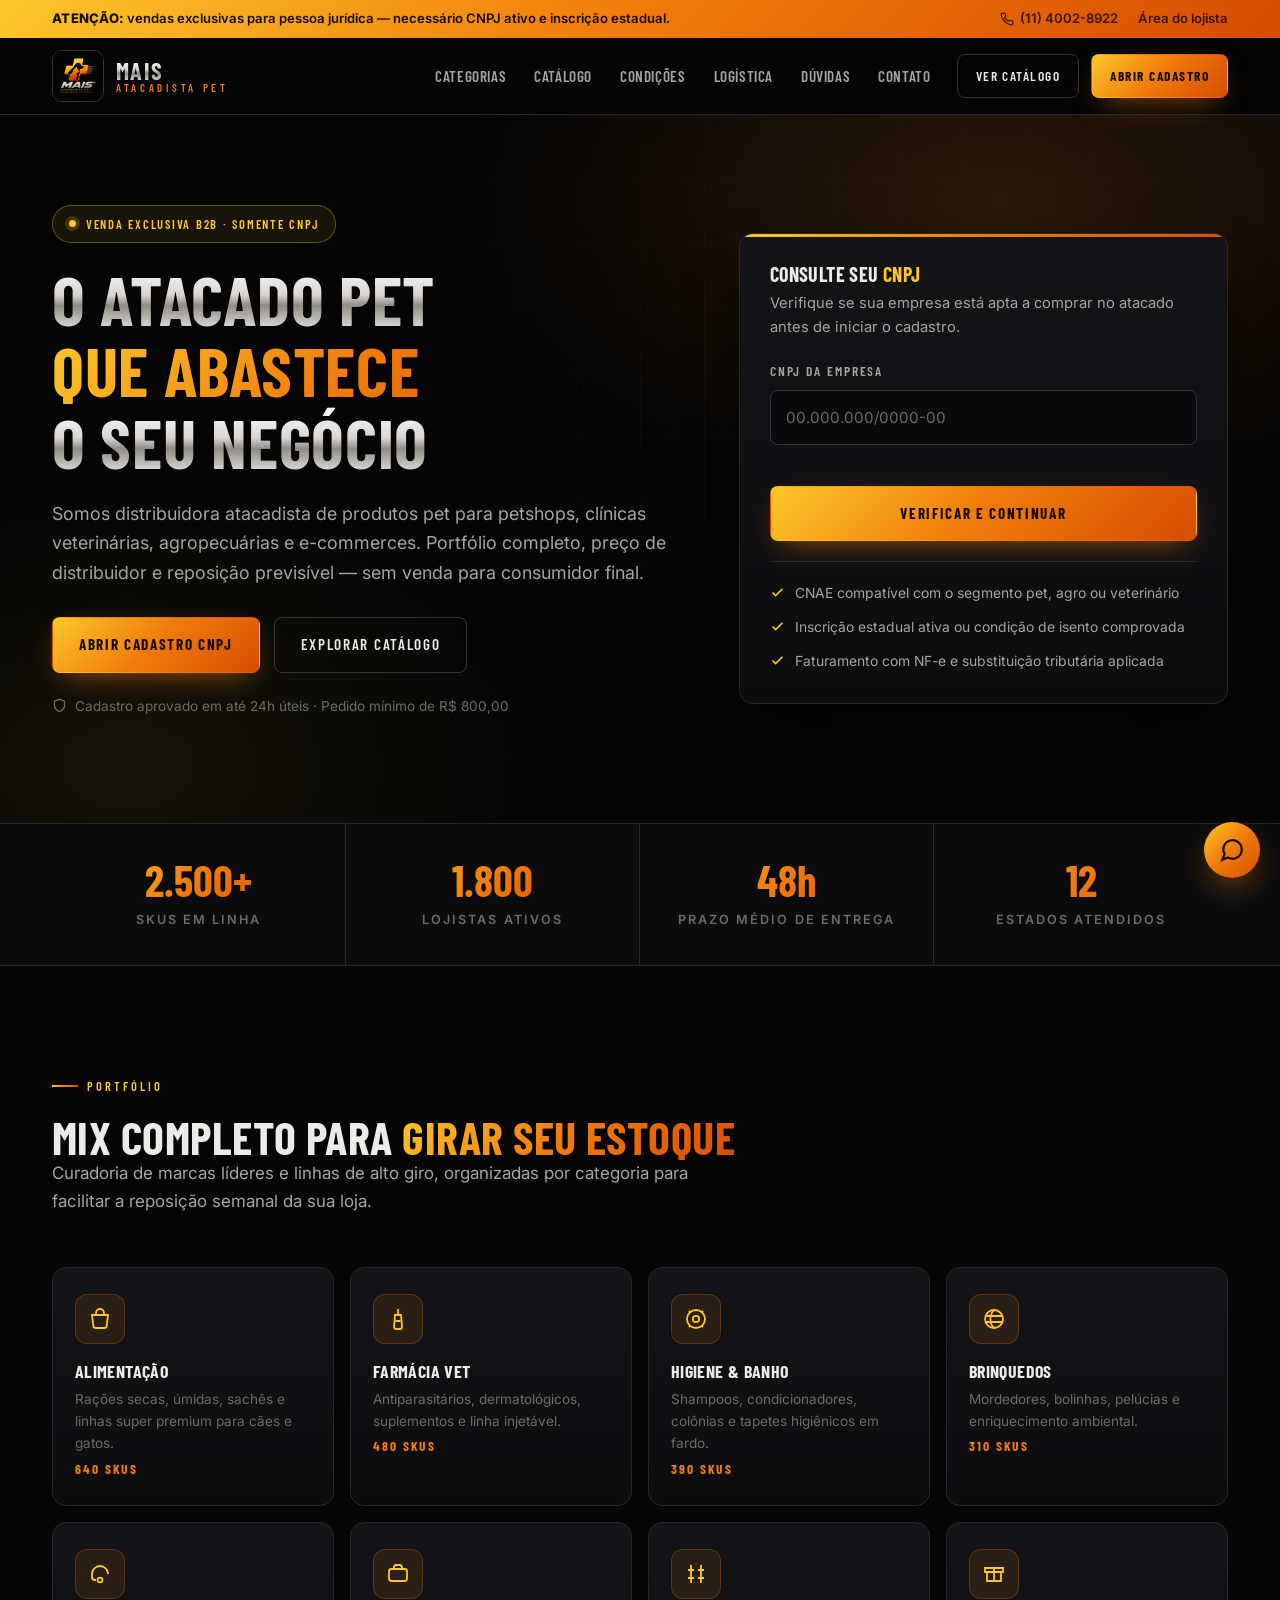
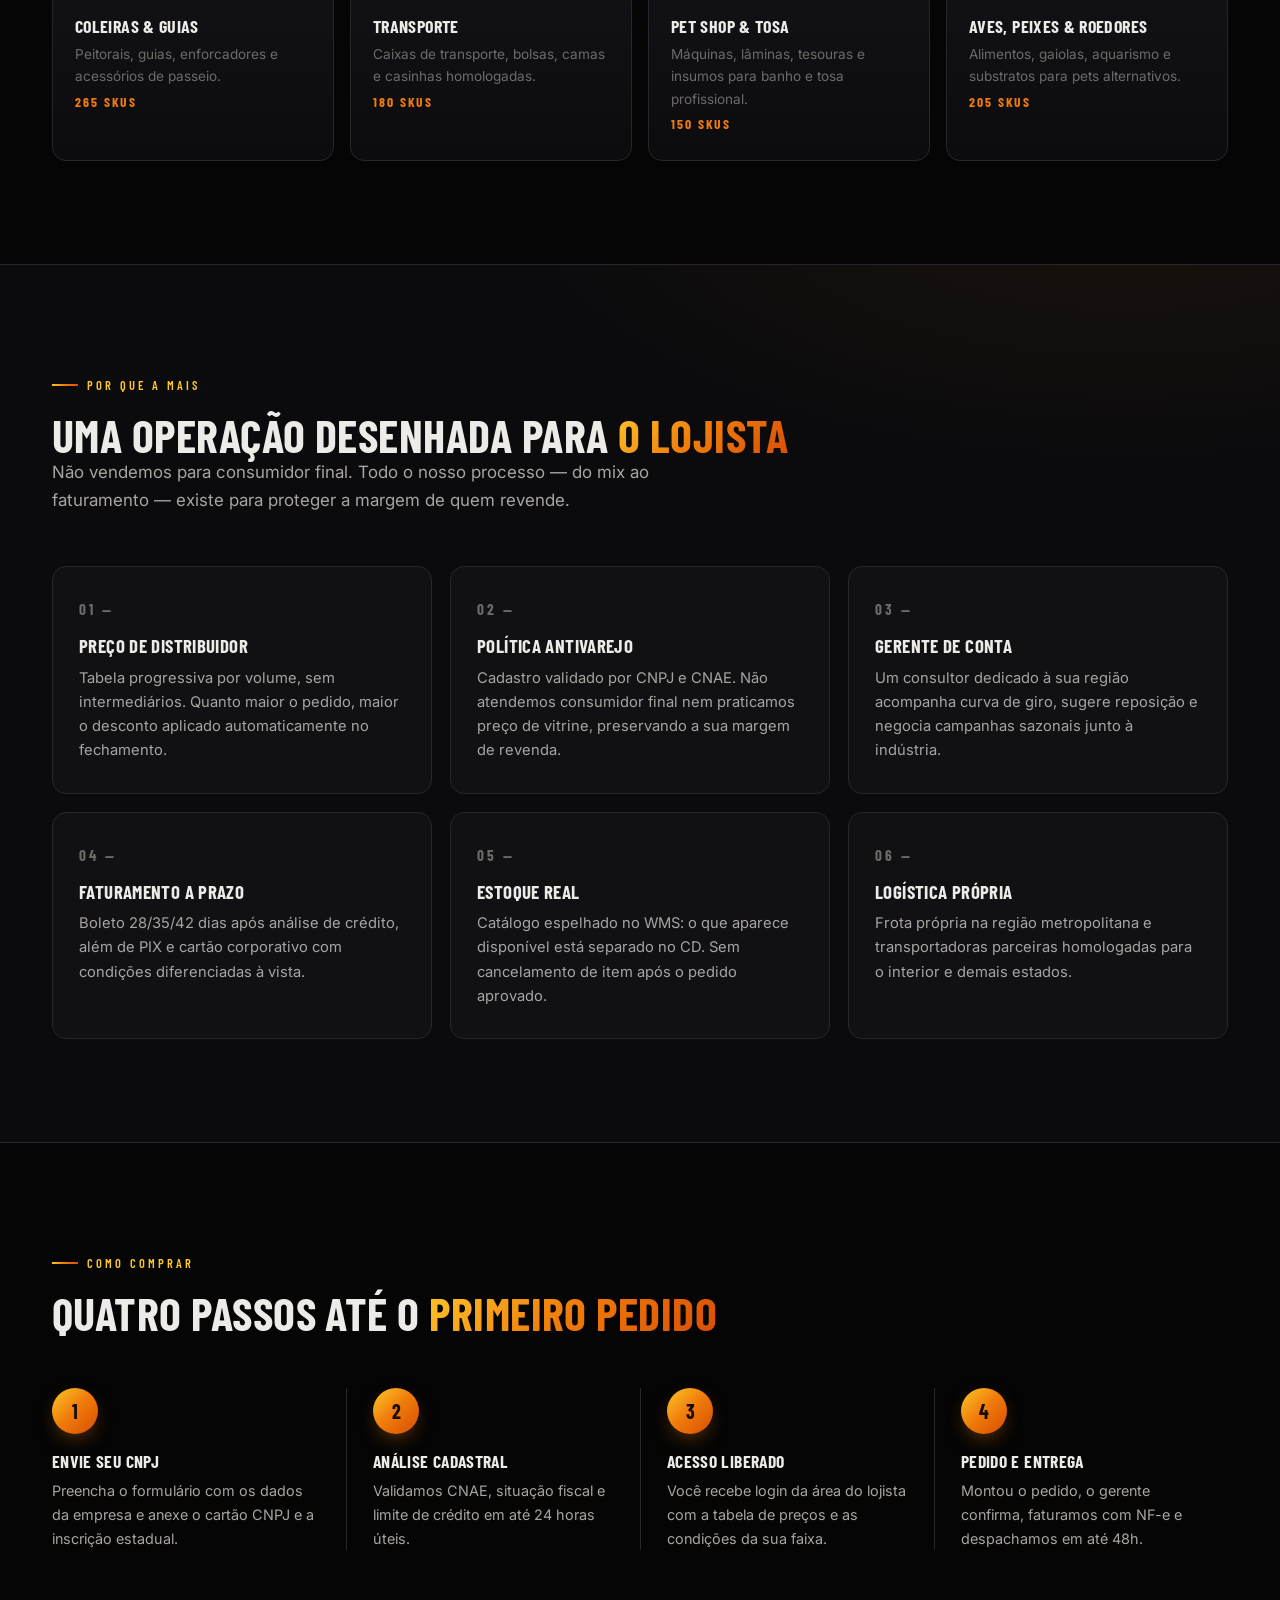
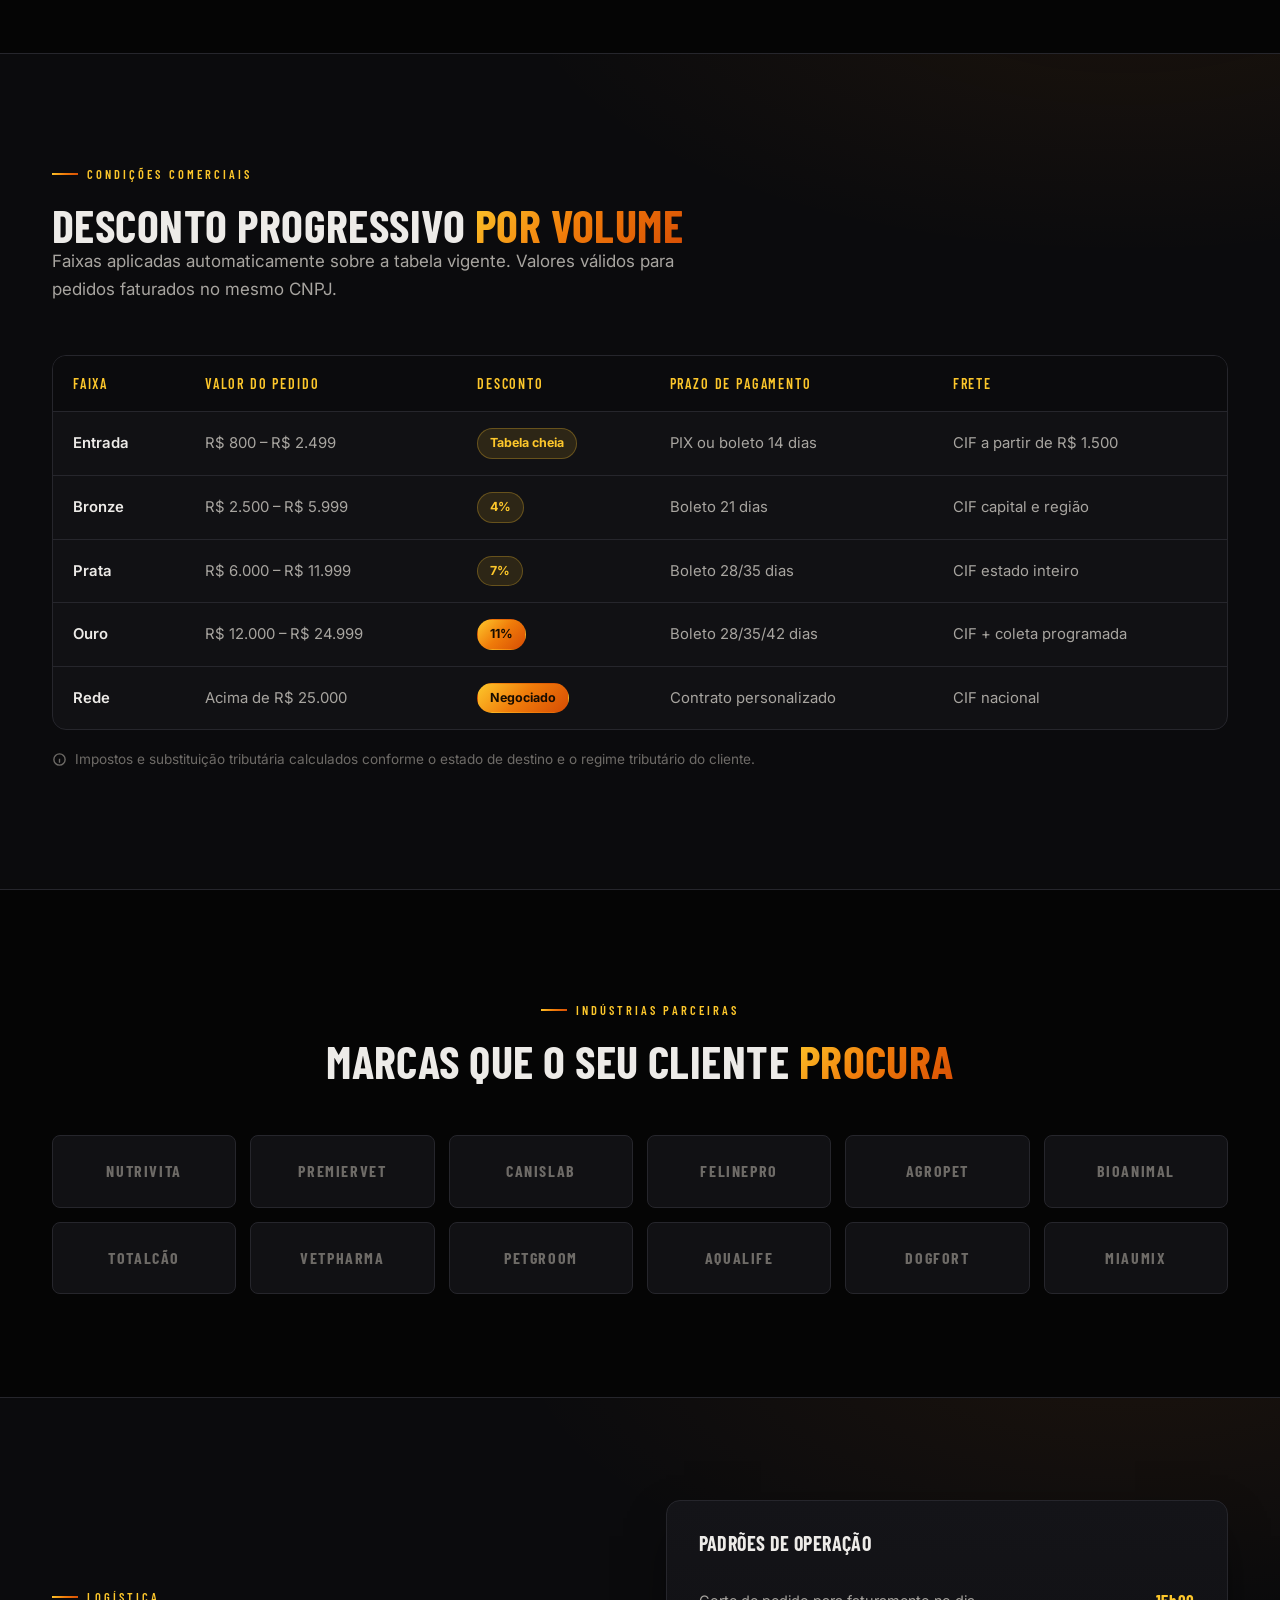
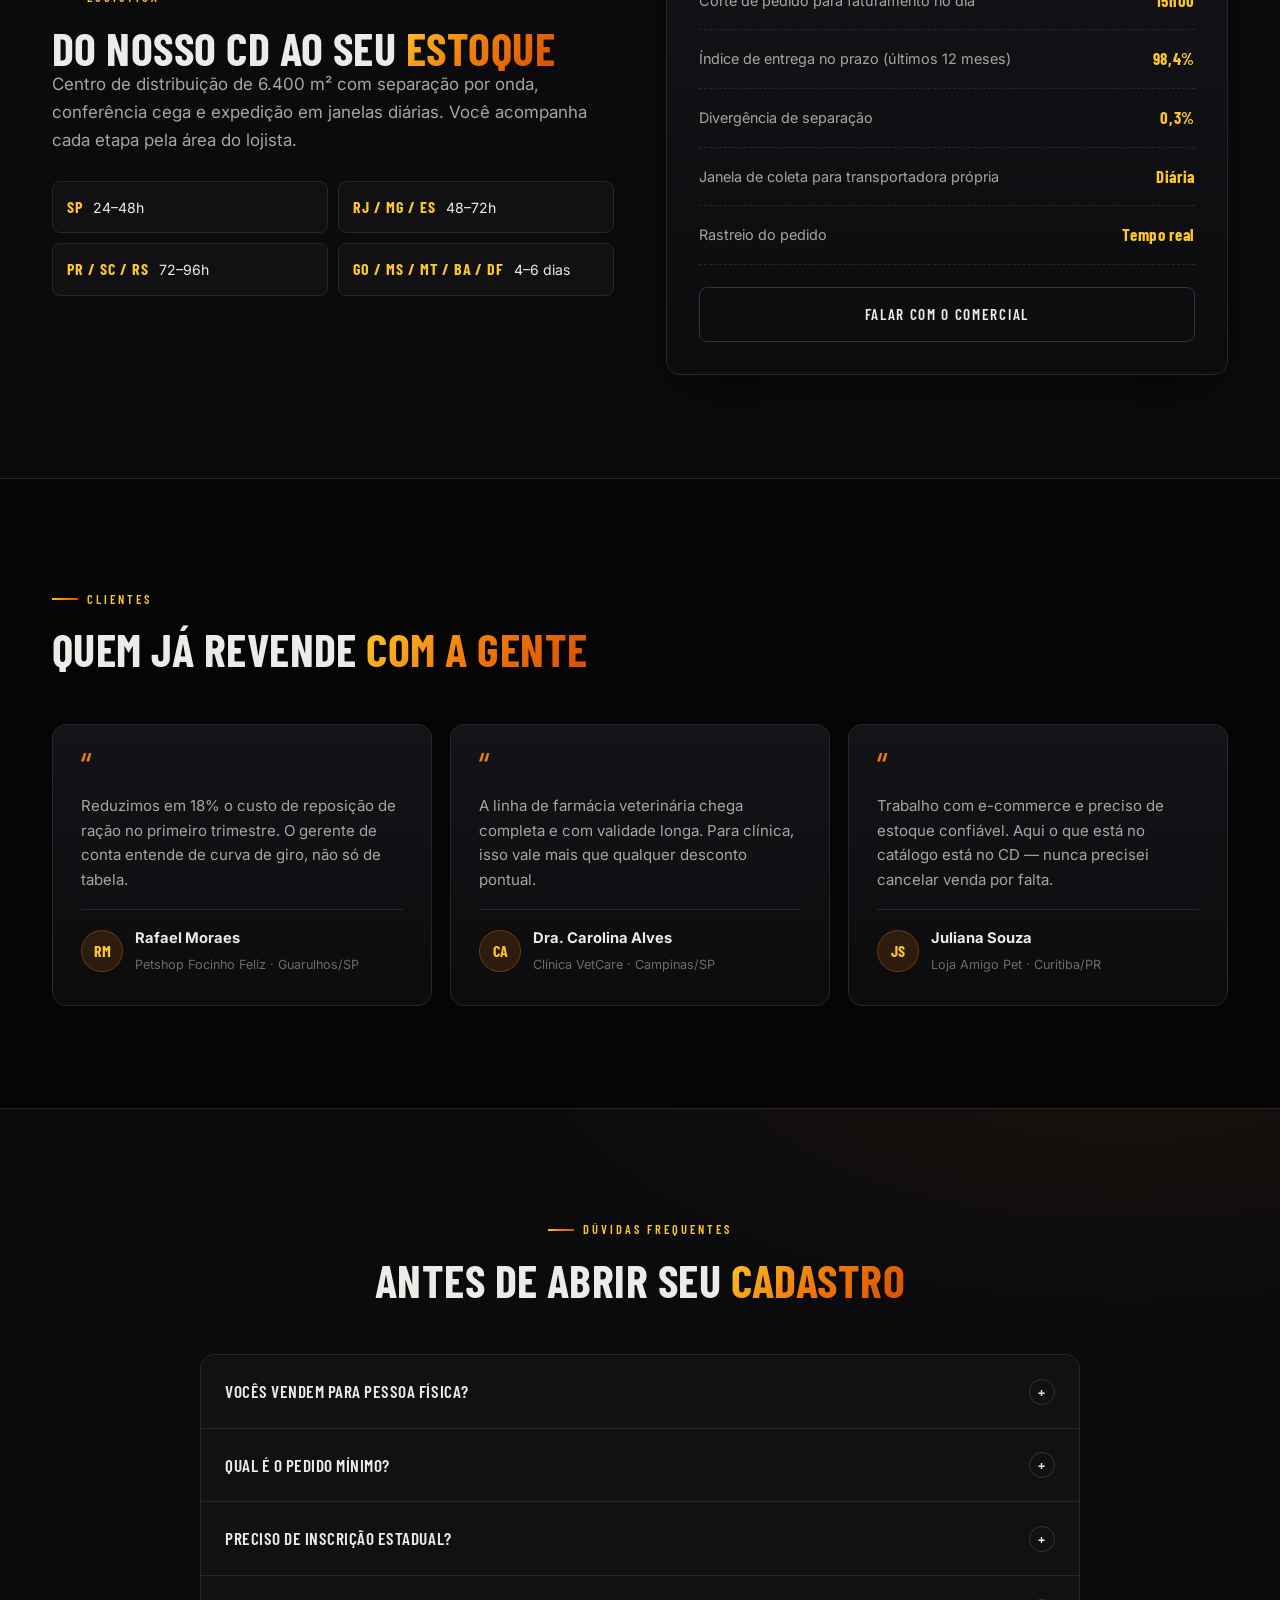
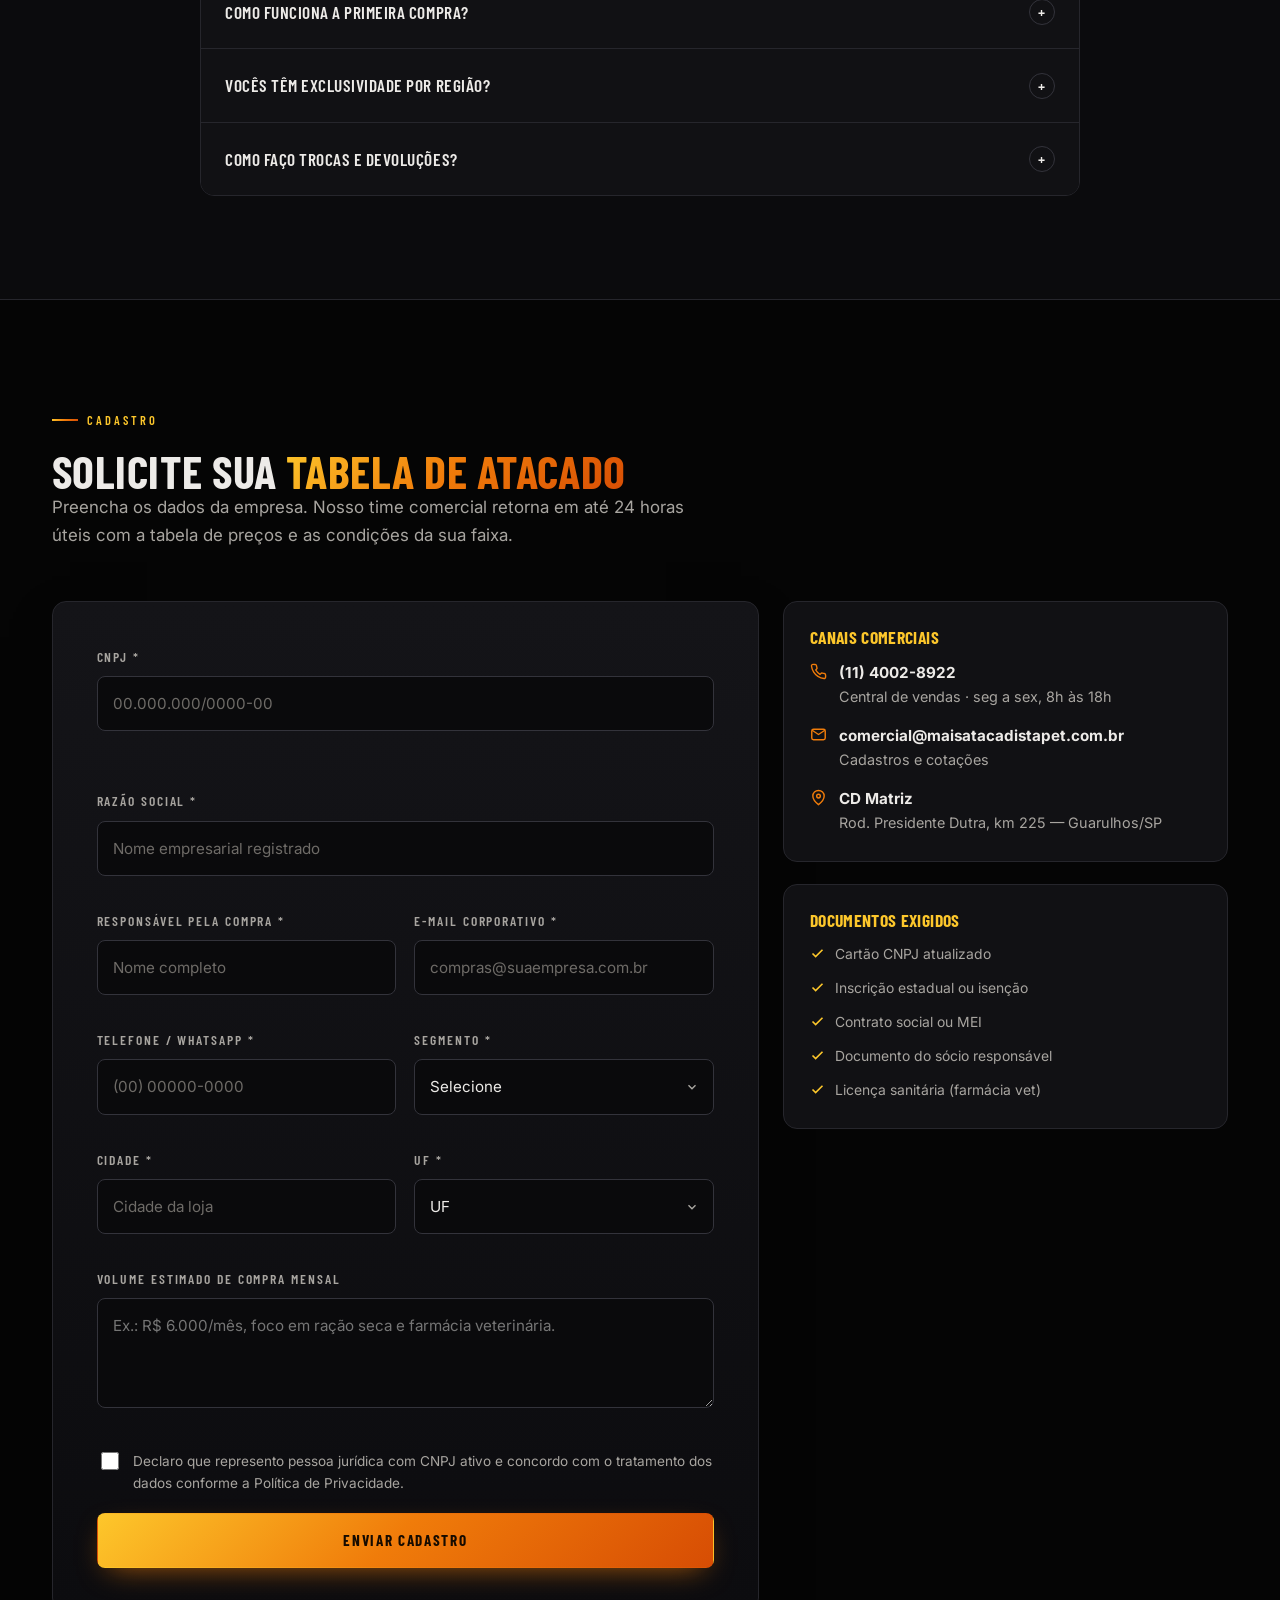
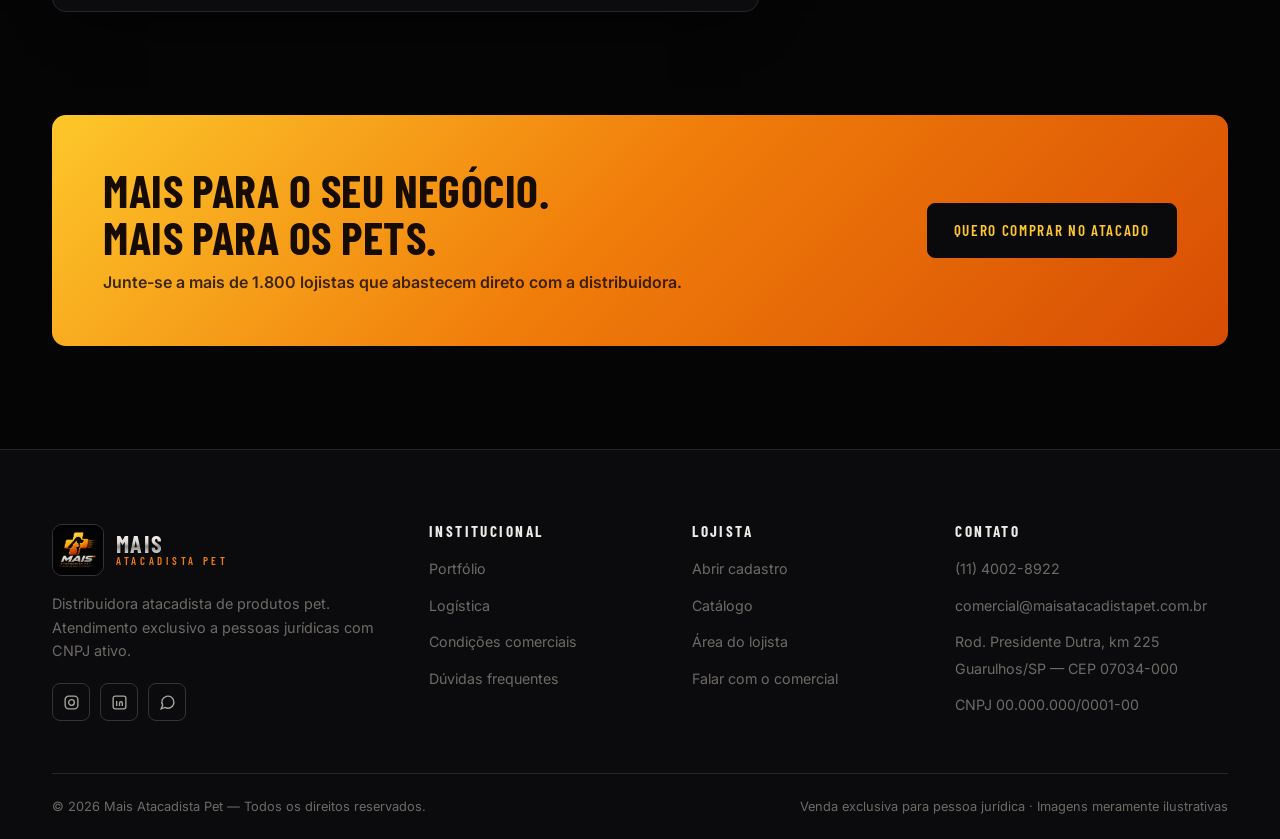
<file: index.html>
<!DOCTYPE html>
<html lang="pt-BR">
<head>
<script>document.documentElement.className+=" js";</script>
<meta charset="UTF-8">
<meta name="viewport" content="width=device-width, initial-scale=1">
<title>Mais Atacadista Pet | Distribuidora Pet Exclusiva para CNPJ</title>
<meta name="description" content="Distribuidora atacadista de produtos pet exclusiva para CNPJ. Mais de 2.500 SKUs, condições progressivas, entrega em até 48h e gerente de conta dedicado para petshops, clínicas e agropecuárias.">
<meta name="theme-color" content="#050505">
<meta property="og:title" content="Mais Atacadista Pet | Atacado pet exclusivo para CNPJ">
<meta property="og:description" content="Mais para o seu negócio. Mais para os pets. Abasteça seu petshop com preço de distribuidor.">
<meta property="og:type" content="website">
<link rel="icon" href="assets/logo.jpg">
<link rel="preconnect" href="https://fonts.googleapis.com">
<link rel="preconnect" href="https://fonts.gstatic.com" crossorigin>
<link href="https://fonts.googleapis.com/css2?family=Barlow+Condensed:wght@500;600;700&family=Inter:wght@400;500;600;700&display=swap" rel="stylesheet">
<link rel="stylesheet" href="css/style.css">
</head>
<body>

<!-- ============ TOPBAR ============ -->
<div class="topbar">
  <div class="wrap">
    <span><strong>ATENÇÃO:</strong> vendas exclusivas para pessoa jurídica — necessário CNPJ ativo e inscrição estadual.</span>
    <div class="topbar-links">
      <a href="tel:+551140028922">
        <svg width="14" height="14" viewBox="0 0 24 24" fill="none" stroke="currentColor" stroke-width="2.2"><path d="M22 16.9v3a2 2 0 0 1-2.2 2 19.8 19.8 0 0 1-8.6-3.1 19.5 19.5 0 0 1-6-6A19.8 19.8 0 0 1 2.1 4.2 2 2 0 0 1 4.1 2h3a2 2 0 0 1 2 1.7c.1 1 .4 1.9.7 2.8a2 2 0 0 1-.5 2.1L8.1 9.9a16 16 0 0 0 6 6l1.3-1.2a2 2 0 0 1 2.1-.5c.9.3 1.8.6 2.8.7a2 2 0 0 1 1.7 2z"/></svg>
        (11) 4002-8922
      </a>
      <a href="cadastro.html">Área do lojista</a>
    </div>
  </div>
</div>

<!-- ============ HEADER ============ -->
<header class="header">
  <div class="wrap">
    <nav class="nav">
      <a href="index.html" class="brand" aria-label="Mais Atacadista Pet — início">
        <img src="assets/logo.jpg" alt="Logomarca Mais Atacadista Pet">
        <span class="brand-txt">
          <b class="metal">MAIS</b>
          <span>ATACADISTA PET</span>
        </span>
      </a>

      <ul class="menu" id="menu">
        <li><a href="#categorias">Categorias</a></li>
        <li><a href="catalogo.html">Catálogo</a></li>
        <li><a href="#condicoes">Condições</a></li>
        <li><a href="#logistica">Logística</a></li>
        <li><a href="#faq">Dúvidas</a></li>
        <li><a href="#contato">Contato</a></li>
      </ul>

      <div class="nav-cta">
        <a href="catalogo.html" class="btn btn--ghost btn--sm">Ver catálogo</a>
        <a href="cadastro.html" class="btn btn--primary btn--sm">Abrir cadastro</a>
        <button class="burger" id="burger" aria-label="Abrir menu" aria-expanded="false" aria-controls="menu">
          <span></span><span></span><span></span>
        </button>
      </div>
    </nav>
  </div>
</header>

<main>

<!-- ============ HERO ============ -->
<section class="hero">
  <div class="wrap">
    <div class="hero-grid">
      <div>
        <span class="tag-cnpj"><i class="dot"></i> Venda exclusiva B2B · Somente CNPJ</span>
        <h1>
          <span class="metal">O ATACADO PET</span>
          <span class="brandtext">QUE ABASTECE</span>
          <span class="metal">O SEU NEGÓCIO</span>
        </h1>
        <p class="lead">
          Somos distribuidora atacadista de produtos pet para petshops, clínicas veterinárias,
          agropecuárias e e-commerces. Portfólio completo, preço de distribuidor e reposição
          previsível — sem venda para consumidor final.
        </p>
        <div class="hero-actions">
          <a href="cadastro.html" class="btn btn--primary">Abrir cadastro CNPJ</a>
          <a href="catalogo.html" class="btn btn--ghost">Explorar catálogo</a>
        </div>
        <p class="hero-note">
          <svg width="15" height="15" viewBox="0 0 24 24" fill="none" stroke="currentColor" stroke-width="2.2"><path d="M12 22s8-4 8-10V5l-8-3-8 3v7c0 6 8 10 8 10z"/></svg>
          Cadastro aprovado em até 24h úteis · Pedido mínimo de R$ 800,00
        </p>
      </div>

      <!-- Card de verificação -->
      <aside class="check-card">
        <h3>Consulte seu <span class="gold">CNPJ</span></h3>
        <p>Verifique se sua empresa está apta a comprar no atacado antes de iniciar o cadastro.</p>
        <form id="cnpj-check" novalidate>
          <div class="field">
            <label for="cnpj-hero">CNPJ da empresa</label>
            <input id="cnpj-hero" type="text" inputmode="numeric" data-mask="cnpj"
                   placeholder="00.000.000/0000-00" autocomplete="off">
            <span class="msg"></span>
          </div>
          <button type="submit" class="btn btn--primary btn--block">Verificar e continuar</button>
        </form>
        <ul class="check-bullets">
          <li>
            <svg width="15" height="15" viewBox="0 0 24 24" fill="none" stroke="currentColor" stroke-width="2.6"><path d="M20 6 9 17l-5-5"/></svg>
            CNAE compatível com o segmento pet, agro ou veterinário
          </li>
          <li>
            <svg width="15" height="15" viewBox="0 0 24 24" fill="none" stroke="currentColor" stroke-width="2.6"><path d="M20 6 9 17l-5-5"/></svg>
            Inscrição estadual ativa ou condição de isento comprovada
          </li>
          <li>
            <svg width="15" height="15" viewBox="0 0 24 24" fill="none" stroke="currentColor" stroke-width="2.6"><path d="M20 6 9 17l-5-5"/></svg>
            Faturamento com NF-e e substituição tributária aplicada
          </li>
        </ul>
      </aside>
    </div>
  </div>
</section>

<!-- ============ NÚMEROS ============ -->
<section class="stats">
  <div class="wrap">
    <div class="stats-grid">
      <div class="stat rv"><b>2.500+</b><span>SKUs em linha</span></div>
      <div class="stat rv"><b>1.800</b><span>Lojistas ativos</span></div>
      <div class="stat rv"><b>48h</b><span>Prazo médio de entrega</span></div>
      <div class="stat rv"><b>12</b><span>Estados atendidos</span></div>
    </div>
  </div>
</section>

<!-- ============ CATEGORIAS ============ -->
<section class="section" id="categorias">
  <div class="wrap">
    <div class="sec-head rv">
      <span class="eyebrow">Portfólio</span>
      <h2>Mix completo para <span class="brandtext">girar seu estoque</span></h2>
      <p class="lead">Curadoria de marcas líderes e linhas de alto giro, organizadas por
        categoria para facilitar a reposição semanal da sua loja.</p>
    </div>

    <div class="cat-grid">
      <a href="catalogo.html" class="cat rv">
        <div class="cat-ico">
          <svg width="24" height="24" viewBox="0 0 24 24" fill="none" stroke="currentColor" stroke-width="1.8"><path d="M4 8h16l-1.4 11.2A2 2 0 0 1 16.6 21H7.4a2 2 0 0 1-2-1.8L4 8z"/><path d="M8 8V6a4 4 0 0 1 8 0v2"/></svg>
        </div>
        <h3>Alimentação</h3>
        <p>Rações secas, úmidas, sachês e linhas super premium para cães e gatos.</p>
        <span class="sku">640 SKUs</span>
      </a>

      <a href="catalogo.html" class="cat rv">
        <div class="cat-ico">
          <svg width="24" height="24" viewBox="0 0 24 24" fill="none" stroke="currentColor" stroke-width="1.8"><path d="M12 2v6"/><path d="M9 8h6l1 12a2 2 0 0 1-2 2h-4a2 2 0 0 1-2-2L9 8z"/><path d="M9.5 14h5"/></svg>
        </div>
        <h3>Farmácia Vet</h3>
        <p>Antiparasitários, dermatológicos, suplementos e linha injetável.</p>
        <span class="sku">480 SKUs</span>
      </a>

      <a href="catalogo.html" class="cat rv">
        <div class="cat-ico">
          <svg width="24" height="24" viewBox="0 0 24 24" fill="none" stroke="currentColor" stroke-width="1.8"><circle cx="12" cy="12" r="3.2"/><path d="M6.5 5.5 5 4M17.5 5.5 19 4M6.5 18.5 5 20M17.5 18.5 19 20"/><circle cx="12" cy="12" r="9"/></svg>
        </div>
        <h3>Higiene &amp; Banho</h3>
        <p>Shampoos, condicionadores, colônias e tapetes higiênicos em fardo.</p>
        <span class="sku">390 SKUs</span>
      </a>

      <a href="catalogo.html" class="cat rv">
        <div class="cat-ico">
          <svg width="24" height="24" viewBox="0 0 24 24" fill="none" stroke="currentColor" stroke-width="1.8"><circle cx="12" cy="12" r="9"/><path d="M12 3a13 13 0 0 0 0 18M3.5 9h17M3.5 15h17"/></svg>
        </div>
        <h3>Brinquedos</h3>
        <p>Mordedores, bolinhas, pelúcias e enriquecimento ambiental.</p>
        <span class="sku">310 SKUs</span>
      </a>

      <a href="catalogo.html" class="cat rv">
        <div class="cat-ico">
          <svg width="24" height="24" viewBox="0 0 24 24" fill="none" stroke="currentColor" stroke-width="1.8"><path d="M4 12a8 8 0 0 1 16 0"/><path d="M4 12v3a3 3 0 0 0 3 3h1"/><circle cx="12" cy="18" r="2.4"/></svg>
        </div>
        <h3>Coleiras &amp; Guias</h3>
        <p>Peitorais, guias, enforcadores e acessórios de passeio.</p>
        <span class="sku">265 SKUs</span>
      </a>

      <a href="catalogo.html" class="cat rv">
        <div class="cat-ico">
          <svg width="24" height="24" viewBox="0 0 24 24" fill="none" stroke="currentColor" stroke-width="1.8"><rect x="3" y="7" width="18" height="12" rx="2.5"/><path d="M8 7V5.5A2.5 2.5 0 0 1 10.5 3h3A2.5 2.5 0 0 1 16 5.5V7"/></svg>
        </div>
        <h3>Transporte</h3>
        <p>Caixas de transporte, bolsas, camas e casinhas homologadas.</p>
        <span class="sku">180 SKUs</span>
      </a>

      <a href="catalogo.html" class="cat rv">
        <div class="cat-ico">
          <svg width="24" height="24" viewBox="0 0 24 24" fill="none" stroke="currentColor" stroke-width="1.8"><path d="M7 3v18M17 3v18"/><path d="M4 8h6M14 8h6M4 16h6M14 16h6"/></svg>
        </div>
        <h3>Pet Shop &amp; Tosa</h3>
        <p>Máquinas, lâminas, tesouras e insumos para banho e tosa profissional.</p>
        <span class="sku">150 SKUs</span>
      </a>

      <a href="catalogo.html" class="cat rv">
        <div class="cat-ico">
          <svg width="24" height="24" viewBox="0 0 24 24" fill="none" stroke="currentColor" stroke-width="1.8"><path d="M3 6h18v4H3z"/><path d="M5 10v9h14v-9"/><path d="M12 6v13"/></svg>
        </div>
        <h3>Aves, Peixes &amp; Roedores</h3>
        <p>Alimentos, gaiolas, aquarismo e substratos para pets alternativos.</p>
        <span class="sku">205 SKUs</span>
      </a>
    </div>
  </div>
</section>

<!-- ============ DIFERENCIAIS ============ -->
<section class="section section--alt">
  <div class="wrap">
    <div class="sec-head rv">
      <span class="eyebrow">Por que a Mais</span>
      <h2>Uma operação desenhada para <span class="brandtext">o lojista</span></h2>
      <p class="lead">Não vendemos para consumidor final. Todo o nosso processo — do mix
        ao faturamento — existe para proteger a margem de quem revende.</p>
    </div>

    <div class="feat-grid">
      <article class="feat rv">
        <span class="num">01 —</span>
        <h3>Preço de distribuidor</h3>
        <p>Tabela progressiva por volume, sem intermediários. Quanto maior o pedido, maior o desconto aplicado automaticamente no fechamento.</p>
      </article>
      <article class="feat rv">
        <span class="num">02 —</span>
        <h3>Política antivarejo</h3>
        <p>Cadastro validado por CNPJ e CNAE. Não atendemos consumidor final nem praticamos preço de vitrine, preservando a sua margem de revenda.</p>
      </article>
      <article class="feat rv">
        <span class="num">03 —</span>
        <h3>Gerente de conta</h3>
        <p>Um consultor dedicado à sua região acompanha curva de giro, sugere reposição e negocia campanhas sazonais junto à indústria.</p>
      </article>
      <article class="feat rv">
        <span class="num">04 —</span>
        <h3>Faturamento a prazo</h3>
        <p>Boleto 28/35/42 dias após análise de crédito, além de PIX e cartão corporativo com condições diferenciadas à vista.</p>
      </article>
      <article class="feat rv">
        <span class="num">05 —</span>
        <h3>Estoque real</h3>
        <p>Catálogo espelhado no WMS: o que aparece disponível está separado no CD. Sem cancelamento de item após o pedido aprovado.</p>
      </article>
      <article class="feat rv">
        <span class="num">06 —</span>
        <h3>Logística própria</h3>
        <p>Frota própria na região metropolitana e transportadoras parceiras homologadas para o interior e demais estados.</p>
      </article>
    </div>
  </div>
</section>

<!-- ============ COMO COMPRAR ============ -->
<section class="section" id="como-comprar">
  <div class="wrap">
    <div class="sec-head rv">
      <span class="eyebrow">Como comprar</span>
      <h2>Quatro passos até o <span class="brandtext">primeiro pedido</span></h2>
    </div>

    <div class="steps">
      <article class="step rv">
        <div class="step-n">1</div>
        <h3>Envie seu CNPJ</h3>
        <p>Preencha o formulário com os dados da empresa e anexe o cartão CNPJ e a inscrição estadual.</p>
      </article>
      <article class="step rv">
        <div class="step-n">2</div>
        <h3>Análise cadastral</h3>
        <p>Validamos CNAE, situação fiscal e limite de crédito em até 24 horas úteis.</p>
      </article>
      <article class="step rv">
        <div class="step-n">3</div>
        <h3>Acesso liberado</h3>
        <p>Você recebe login da área do lojista com a tabela de preços e as condições da sua faixa.</p>
      </article>
      <article class="step rv">
        <div class="step-n">4</div>
        <h3>Pedido e entrega</h3>
        <p>Montou o pedido, o gerente confirma, faturamos com NF-e e despachamos em até 48h.</p>
      </article>
    </div>
  </div>
</section>

<!-- ============ CONDIÇÕES COMERCIAIS ============ -->
<section class="section section--alt" id="condicoes">
  <div class="wrap">
    <div class="sec-head rv">
      <span class="eyebrow">Condições comerciais</span>
      <h2>Desconto progressivo <span class="brandtext">por volume</span></h2>
      <p class="lead">Faixas aplicadas automaticamente sobre a tabela vigente. Valores válidos
        para pedidos faturados no mesmo CNPJ.</p>
    </div>

    <div class="table-wrap rv">
      <div class="table-scroll">
        <table>
          <thead>
            <tr>
              <th>Faixa</th>
              <th>Valor do pedido</th>
              <th>Desconto</th>
              <th>Prazo de pagamento</th>
              <th>Frete</th>
            </tr>
          </thead>
          <tbody>
            <tr>
              <td>Entrada</td>
              <td>R$ 800 – R$ 2.499</td>
              <td><span class="pill">Tabela cheia</span></td>
              <td>PIX ou boleto 14 dias</td>
              <td>CIF a partir de R$ 1.500</td>
            </tr>
            <tr>
              <td>Bronze</td>
              <td>R$ 2.500 – R$ 5.999</td>
              <td><span class="pill">4%</span></td>
              <td>Boleto 21 dias</td>
              <td>CIF capital e região</td>
            </tr>
            <tr>
              <td>Prata</td>
              <td>R$ 6.000 – R$ 11.999</td>
              <td><span class="pill">7%</span></td>
              <td>Boleto 28/35 dias</td>
              <td>CIF estado inteiro</td>
            </tr>
            <tr>
              <td>Ouro</td>
              <td>R$ 12.000 – R$ 24.999</td>
              <td><span class="pill pill--hot">11%</span></td>
              <td>Boleto 28/35/42 dias</td>
              <td>CIF + coleta programada</td>
            </tr>
            <tr>
              <td>Rede</td>
              <td>Acima de R$ 25.000</td>
              <td><span class="pill pill--hot">Negociado</span></td>
              <td>Contrato personalizado</td>
              <td>CIF nacional</td>
            </tr>
          </tbody>
        </table>
      </div>
    </div>
    <p class="hero-note" style="margin-top:18px">
      <svg width="15" height="15" viewBox="0 0 24 24" fill="none" stroke="currentColor" stroke-width="2.2"><circle cx="12" cy="12" r="9"/><path d="M12 8h.01M11 12h1v4h1"/></svg>
      Impostos e substituição tributária calculados conforme o estado de destino e o regime tributário do cliente.
    </p>
  </div>
</section>

<!-- ============ MARCAS ============ -->
<section class="section">
  <div class="wrap">
    <div class="sec-head center rv">
      <span class="eyebrow" style="margin-inline:auto">Indústrias parceiras</span>
      <h2>Marcas que o seu cliente <span class="brandtext">procura</span></h2>
    </div>
    <div class="brands">
      <div class="brand-chip rv">Nutrivita</div>
      <div class="brand-chip rv">PremierVet</div>
      <div class="brand-chip rv">CanisLab</div>
      <div class="brand-chip rv">FelinePro</div>
      <div class="brand-chip rv">AgroPet</div>
      <div class="brand-chip rv">BioAnimal</div>
      <div class="brand-chip rv">TotalCão</div>
      <div class="brand-chip rv">VetPharma</div>
      <div class="brand-chip rv">PetGroom</div>
      <div class="brand-chip rv">AquaLife</div>
      <div class="brand-chip rv">DogFort</div>
      <div class="brand-chip rv">MiauMix</div>
    </div>
  </div>
</section>

<!-- ============ LOGÍSTICA ============ -->
<section class="section section--alt" id="logistica">
  <div class="wrap">
    <div class="cover">
      <div class="rv">
        <span class="eyebrow">Logística</span>
        <h2>Do nosso CD ao seu <span class="brandtext">estoque</span></h2>
        <p class="lead">Centro de distribuição de 6.400 m² com separação por onda, conferência
          cega e expedição em janelas diárias. Você acompanha cada etapa pela área do lojista.</p>
        <ul class="cover-list">
          <li><b>SP</b> <span>24–48h</span></li>
          <li><b>RJ / MG / ES</b> <span>48–72h</span></li>
          <li><b>PR / SC / RS</b> <span>72–96h</span></li>
          <li><b>GO / MS / MT / BA / DF</b> <span>4–6 dias</span></li>
        </ul>
      </div>

      <div class="map-card rv">
        <h3 style="margin-bottom:18px">Padrões de operação</h3>
        <div class="map-row"><span>Corte de pedido para faturamento no dia</span><b>15h00</b></div>
        <div class="map-row"><span>Índice de entrega no prazo (últimos 12 meses)</span><b>98,4%</b></div>
        <div class="map-row"><span>Divergência de separação</span><b>0,3%</b></div>
        <div class="map-row"><span>Janela de coleta para transportadora própria</span><b>Diária</b></div>
        <div class="map-row"><span>Rastreio do pedido</span><b>Tempo real</b></div>
        <a href="cadastro.html" class="btn btn--ghost btn--block" style="margin-top:22px">Falar com o comercial</a>
      </div>
    </div>
  </div>
</section>

<!-- ============ DEPOIMENTOS ============ -->
<section class="section">
  <div class="wrap">
    <div class="sec-head rv">
      <span class="eyebrow">Clientes</span>
      <h2>Quem já revende <span class="brandtext">com a gente</span></h2>
    </div>
    <div class="quotes">
      <article class="quote rv">
        <span class="mark">&ldquo;</span>
        <p>Reduzimos em 18% o custo de reposição de ração no primeiro trimestre. O gerente de conta entende de curva de giro, não só de tabela.</p>
        <div class="who">
          <div class="av">RM</div>
          <div><b>Rafael Moraes</b><span>Petshop Focinho Feliz · Guarulhos/SP</span></div>
        </div>
      </article>
      <article class="quote rv">
        <span class="mark">&ldquo;</span>
        <p>A linha de farmácia veterinária chega completa e com validade longa. Para clínica, isso vale mais que qualquer desconto pontual.</p>
        <div class="who">
          <div class="av">CA</div>
          <div><b>Dra. Carolina Alves</b><span>Clínica VetCare · Campinas/SP</span></div>
        </div>
      </article>
      <article class="quote rv">
        <span class="mark">&ldquo;</span>
        <p>Trabalho com e-commerce e preciso de estoque confiável. Aqui o que está no catálogo está no CD — nunca precisei cancelar venda por falta.</p>
        <div class="who">
          <div class="av">JS</div>
          <div><b>Juliana Souza</b><span>Loja Amigo Pet · Curitiba/PR</span></div>
        </div>
      </article>
    </div>
  </div>
</section>

<!-- ============ FAQ ============ -->
<section class="section section--alt" id="faq">
  <div class="wrap">
    <div class="sec-head center rv">
      <span class="eyebrow" style="margin-inline:auto">Dúvidas frequentes</span>
      <h2>Antes de abrir seu <span class="brandtext">cadastro</span></h2>
    </div>

    <div class="faq rv">
      <div class="faq-item">
        <button class="faq-q" aria-expanded="false">Vocês vendem para pessoa física?<span class="ico">+</span></button>
        <div class="faq-a"><p>Não. A Mais Atacadista Pet opera exclusivamente no modelo B2B. É obrigatório CNPJ ativo com CNAE compatível com comércio de produtos pet, atividade veterinária, agropecuária ou e-commerce do segmento. Cadastros de pessoa física são automaticamente recusados.</p></div>
      </div>
      <div class="faq-item">
        <button class="faq-q" aria-expanded="false">Qual é o pedido mínimo?<span class="ico">+</span></button>
        <div class="faq-a"><p>R$ 800,00 por pedido faturado. Alguns itens de farmácia veterinária e linhas importadas possuem múltiplo mínimo por caixa fechada, sempre indicado na ficha do produto dentro da área do lojista.</p></div>
      </div>
      <div class="faq-item">
        <button class="faq-q" aria-expanded="false">Preciso de inscrição estadual?<span class="ico">+</span></button>
        <div class="faq-a"><p>Sim, ou a comprovação de condição de isento emitida pela Sefaz do seu estado. A inscrição é necessária para o correto cálculo da substituição tributária e para a emissão da NF-e de venda.</p></div>
      </div>
      <div class="faq-item">
        <button class="faq-q" aria-expanded="false">Como funciona a primeira compra?<span class="ico">+</span></button>
        <div class="faq-a"><p>O primeiro pedido é faturado à vista (PIX ou boleto de 7 dias). A partir do segundo pedido, com o histórico formado e a análise de crédito concluída, liberamos os prazos de 21 a 42 dias conforme a sua faixa de volume.</p></div>
      </div>
      <div class="faq-item">
        <button class="faq-q" aria-expanded="false">Vocês têm exclusividade por região?<span class="ico">+</span></button>
        <div class="faq-a"><p>Para algumas marcas próprias e linhas importadas trabalhamos com contrato de exclusividade territorial. Consulte o gerente de conta da sua região para verificar disponibilidade e as metas envolvidas.</p></div>
      </div>
      <div class="faq-item">
        <button class="faq-q" aria-expanded="false">Como faço trocas e devoluções?<span class="ico">+</span></button>
        <div class="faq-a"><p>Avarias de transporte devem ser registradas no ato do recebimento, com ressalva no verso do DANFE, e comunicadas em até 48 horas. Produtos com desvio de qualidade seguem o prazo da indústria, com logística reversa por nossa conta.</p></div>
      </div>
    </div>
  </div>
</section>

<!-- ============ CADASTRO / CONTATO ============ -->
<section class="section" id="contato">
  <div class="wrap">
    <div class="sec-head rv">
      <span class="eyebrow">Cadastro</span>
      <h2>Solicite sua <span class="brandtext">tabela de atacado</span></h2>
      <p class="lead">Preencha os dados da empresa. Nosso time comercial retorna em até 24 horas úteis
        com a tabela de preços e as condições da sua faixa.</p>
    </div>

    <div class="form-grid split" style="grid-template-columns:1.35fr .85fr;gap:24px">
      <div class="form-card rv">
        <form id="form-cadastro" data-form="#ok-home" novalidate>
          <div class="form-grid">
            <div class="field full">
              <label for="c-cnpj">CNPJ *</label>
              <input id="c-cnpj" name="cnpj" type="text" inputmode="numeric" data-mask="cnpj"
                     placeholder="00.000.000/0000-00" required autocomplete="off">
              <span class="msg"></span>
            </div>
            <div class="field full">
              <label for="c-razao">Razão social *</label>
              <input id="c-razao" name="razao" type="text" placeholder="Nome empresarial registrado" required>
            </div>
            <div class="field">
              <label for="c-nome">Responsável pela compra *</label>
              <input id="c-nome" name="nome" type="text" placeholder="Nome completo" required>
            </div>
            <div class="field">
              <label for="c-email">E-mail corporativo *</label>
              <input id="c-email" name="email" type="email" placeholder="compras@suaempresa.com.br" required>
            </div>
            <div class="field">
              <label for="c-tel">Telefone / WhatsApp *</label>
              <input id="c-tel" name="telefone" type="tel" data-mask="phone" placeholder="(00) 00000-0000" required>
            </div>
            <div class="field">
              <label for="c-seg">Segmento *</label>
              <select id="c-seg" name="segmento" required>
                <option value="">Selecione</option>
                <option>Petshop</option>
                <option>Clínica veterinária</option>
                <option>Agropecuária</option>
                <option>E-commerce pet</option>
                <option>Banho e tosa</option>
                <option>Rede / franquia</option>
              </select>
            </div>
            <div class="field">
              <label for="c-cidade">Cidade *</label>
              <input id="c-cidade" name="cidade" type="text" placeholder="Cidade da loja" required>
            </div>
            <div class="field">
              <label for="c-uf">UF *</label>
              <select id="c-uf" name="uf" required>
                <option value="">UF</option>
                <option>SP</option><option>RJ</option><option>MG</option><option>ES</option>
                <option>PR</option><option>SC</option><option>RS</option><option>GO</option>
                <option>MS</option><option>MT</option><option>BA</option><option>DF</option>
              </select>
            </div>
            <div class="field full">
              <label for="c-msg">Volume estimado de compra mensal</label>
              <textarea id="c-msg" name="mensagem" placeholder="Ex.: R$ 6.000/mês, foco em ração seca e farmácia veterinária."></textarea>
            </div>
            <label class="check-inline full">
              <input type="checkbox" required>
              <span>Declaro que represento pessoa jurídica com CNPJ ativo e concordo com o tratamento dos dados conforme a Política de Privacidade.</span>
            </label>
            <div class="full">
              <button type="submit" class="btn btn--primary btn--block">Enviar cadastro</button>
            </div>
          </div>
        </form>

        <div class="form-ok" id="ok-home">
          <div class="big">
            <svg width="28" height="28" viewBox="0 0 24 24" fill="none" stroke="currentColor" stroke-width="3"><path d="M20 6 9 17l-5-5"/></svg>
          </div>
          <h3>Cadastro recebido</h3>
          <p class="lead" style="margin-inline:auto">Nosso time comercial vai validar os dados da empresa e
            retornar em até 24 horas úteis no e-mail informado.</p>
          <a href="catalogo.html" class="btn btn--ghost">Enquanto isso, veja o catálogo</a>
        </div>
      </div>

      <aside class="form-side rv">
        <div class="side-box">
          <h3>Canais comerciais</h3>
          <div class="contact-line">
            <svg width="17" height="17" viewBox="0 0 24 24" fill="none" stroke="currentColor" stroke-width="2"><path d="M22 16.9v3a2 2 0 0 1-2.2 2 19.8 19.8 0 0 1-8.6-3.1 19.5 19.5 0 0 1-6-6A19.8 19.8 0 0 1 2.1 4.2 2 2 0 0 1 4.1 2h3a2 2 0 0 1 2 1.7c.1 1 .4 1.9.7 2.8a2 2 0 0 1-.5 2.1L8.1 9.9a16 16 0 0 0 6 6l1.3-1.2a2 2 0 0 1 2.1-.5c.9.3 1.8.6 2.8.7a2 2 0 0 1 1.7 2z"/></svg>
            <span><b>(11) 4002-8922</b>Central de vendas · seg a sex, 8h às 18h</span>
          </div>
          <div class="contact-line">
            <svg width="17" height="17" viewBox="0 0 24 24" fill="none" stroke="currentColor" stroke-width="2"><rect x="2.5" y="4.5" width="19" height="15" rx="2.5"/><path d="m3 6 9 6 9-6"/></svg>
            <span><b>comercial@maisatacadistapet.com.br</b>Cadastros e cotações</span>
          </div>
          <div class="contact-line">
            <svg width="17" height="17" viewBox="0 0 24 24" fill="none" stroke="currentColor" stroke-width="2"><path d="M20 10c0 6-8 12-8 12S4 16 4 10a8 8 0 0 1 16 0z"/><circle cx="12" cy="10" r="2.6"/></svg>
            <span><b>CD Matriz</b>Rod. Presidente Dutra, km 225 — Guarulhos/SP</span>
          </div>
        </div>

        <div class="side-box">
          <h3>Documentos exigidos</h3>
          <ul class="check-bullets" style="margin:0;padding:0;border:0">
            <li><svg width="15" height="15" viewBox="0 0 24 24" fill="none" stroke="currentColor" stroke-width="2.6"><path d="M20 6 9 17l-5-5"/></svg>Cartão CNPJ atualizado</li>
            <li><svg width="15" height="15" viewBox="0 0 24 24" fill="none" stroke="currentColor" stroke-width="2.6"><path d="M20 6 9 17l-5-5"/></svg>Inscrição estadual ou isenção</li>
            <li><svg width="15" height="15" viewBox="0 0 24 24" fill="none" stroke="currentColor" stroke-width="2.6"><path d="M20 6 9 17l-5-5"/></svg>Contrato social ou MEI</li>
            <li><svg width="15" height="15" viewBox="0 0 24 24" fill="none" stroke="currentColor" stroke-width="2.6"><path d="M20 6 9 17l-5-5"/></svg>Documento do sócio responsável</li>
            <li><svg width="15" height="15" viewBox="0 0 24 24" fill="none" stroke="currentColor" stroke-width="2.6"><path d="M20 6 9 17l-5-5"/></svg>Licença sanitária (farmácia vet)</li>
          </ul>
        </div>
      </aside>
    </div>
  </div>
</section>

<!-- ============ CTA FINAL ============ -->
<section class="section" style="padding-top:0">
  <div class="wrap">
    <div class="cta-band rv">
      <div>
        <h2>Mais para o seu negócio.<br>Mais para os pets.</h2>
        <p>Junte-se a mais de 1.800 lojistas que abastecem direto com a distribuidora.</p>
      </div>
      <a href="cadastro.html" class="btn">Quero comprar no atacado</a>
    </div>
  </div>
</section>

</main>

<!-- ============ FOOTER ============ -->
<footer class="footer">
  <div class="wrap">
    <div class="foot-grid">
      <div class="foot foot-brand">
        <a href="index.html" class="brand">
          <img src="assets/logo.jpg" alt="Mais Atacadista Pet">
          <span class="brand-txt"><b class="metal">MAIS</b><span>ATACADISTA PET</span></span>
        </a>
        <p>Distribuidora atacadista de produtos pet. Atendimento exclusivo a pessoas jurídicas com CNPJ ativo.</p>
        <div class="socials">
          <a href="#" aria-label="Instagram"><svg width="17" height="17" viewBox="0 0 24 24" fill="none" stroke="currentColor" stroke-width="1.9"><rect x="3" y="3" width="18" height="18" rx="5"/><circle cx="12" cy="12" r="4"/><path d="M17.5 6.5h.01"/></svg></a>
          <a href="#" aria-label="LinkedIn"><svg width="17" height="17" viewBox="0 0 24 24" fill="none" stroke="currentColor" stroke-width="1.9"><rect x="3" y="3" width="18" height="18" rx="3"/><path d="M8 10v7M8 7v.01M12 17v-4a2 2 0 0 1 4 0v4"/></svg></a>
          <a href="#" aria-label="WhatsApp"><svg width="17" height="17" viewBox="0 0 24 24" fill="none" stroke="currentColor" stroke-width="1.9"><path d="M21 11.5a8.5 8.5 0 0 1-12.7 7.4L3 21l2.2-5.2A8.5 8.5 0 1 1 21 11.5z"/></svg></a>
        </div>
      </div>

      <div class="foot">
        <h4>Institucional</h4>
        <ul>
          <li><a href="#categorias">Portfólio</a></li>
          <li><a href="#logistica">Logística</a></li>
          <li><a href="#condicoes">Condições comerciais</a></li>
          <li><a href="#faq">Dúvidas frequentes</a></li>
        </ul>
      </div>

      <div class="foot">
        <h4>Lojista</h4>
        <ul>
          <li><a href="cadastro.html">Abrir cadastro</a></li>
          <li><a href="catalogo.html">Catálogo</a></li>
          <li><a href="cadastro.html">Área do lojista</a></li>
          <li><a href="#contato">Falar com o comercial</a></li>
        </ul>
      </div>

      <div class="foot">
        <h4>Contato</h4>
        <ul>
          <li><a href="tel:+551140028922">(11) 4002-8922</a></li>
          <li><a href="mailto:comercial@maisatacadistapet.com.br">comercial@maisatacadistapet.com.br</a></li>
          <li><a href="#">Rod. Presidente Dutra, km 225<br>Guarulhos/SP — CEP 07034-000</a></li>
          <li><a href="#">CNPJ 00.000.000/0001-00</a></li>
        </ul>
      </div>
    </div>

    <div class="foot-legal">
      <span>&copy; <span data-year></span> Mais Atacadista Pet — Todos os direitos reservados.</span>
      <span>Venda exclusiva para pessoa jurídica · Imagens meramente ilustrativas</span>
    </div>
  </div>
</footer>

<a class="wa" href="https://wa.me/551140028922" aria-label="Falar no WhatsApp" target="_blank" rel="noopener">
  <svg width="26" height="26" viewBox="0 0 24 24" fill="none" stroke="currentColor" stroke-width="2"><path d="M21 11.5a8.5 8.5 0 0 1-12.7 7.4L3 21l2.2-5.2A8.5 8.5 0 1 1 21 11.5z"/></svg>
</a>

<script src="js/main.js"></script>
</body>
</html>
</file>
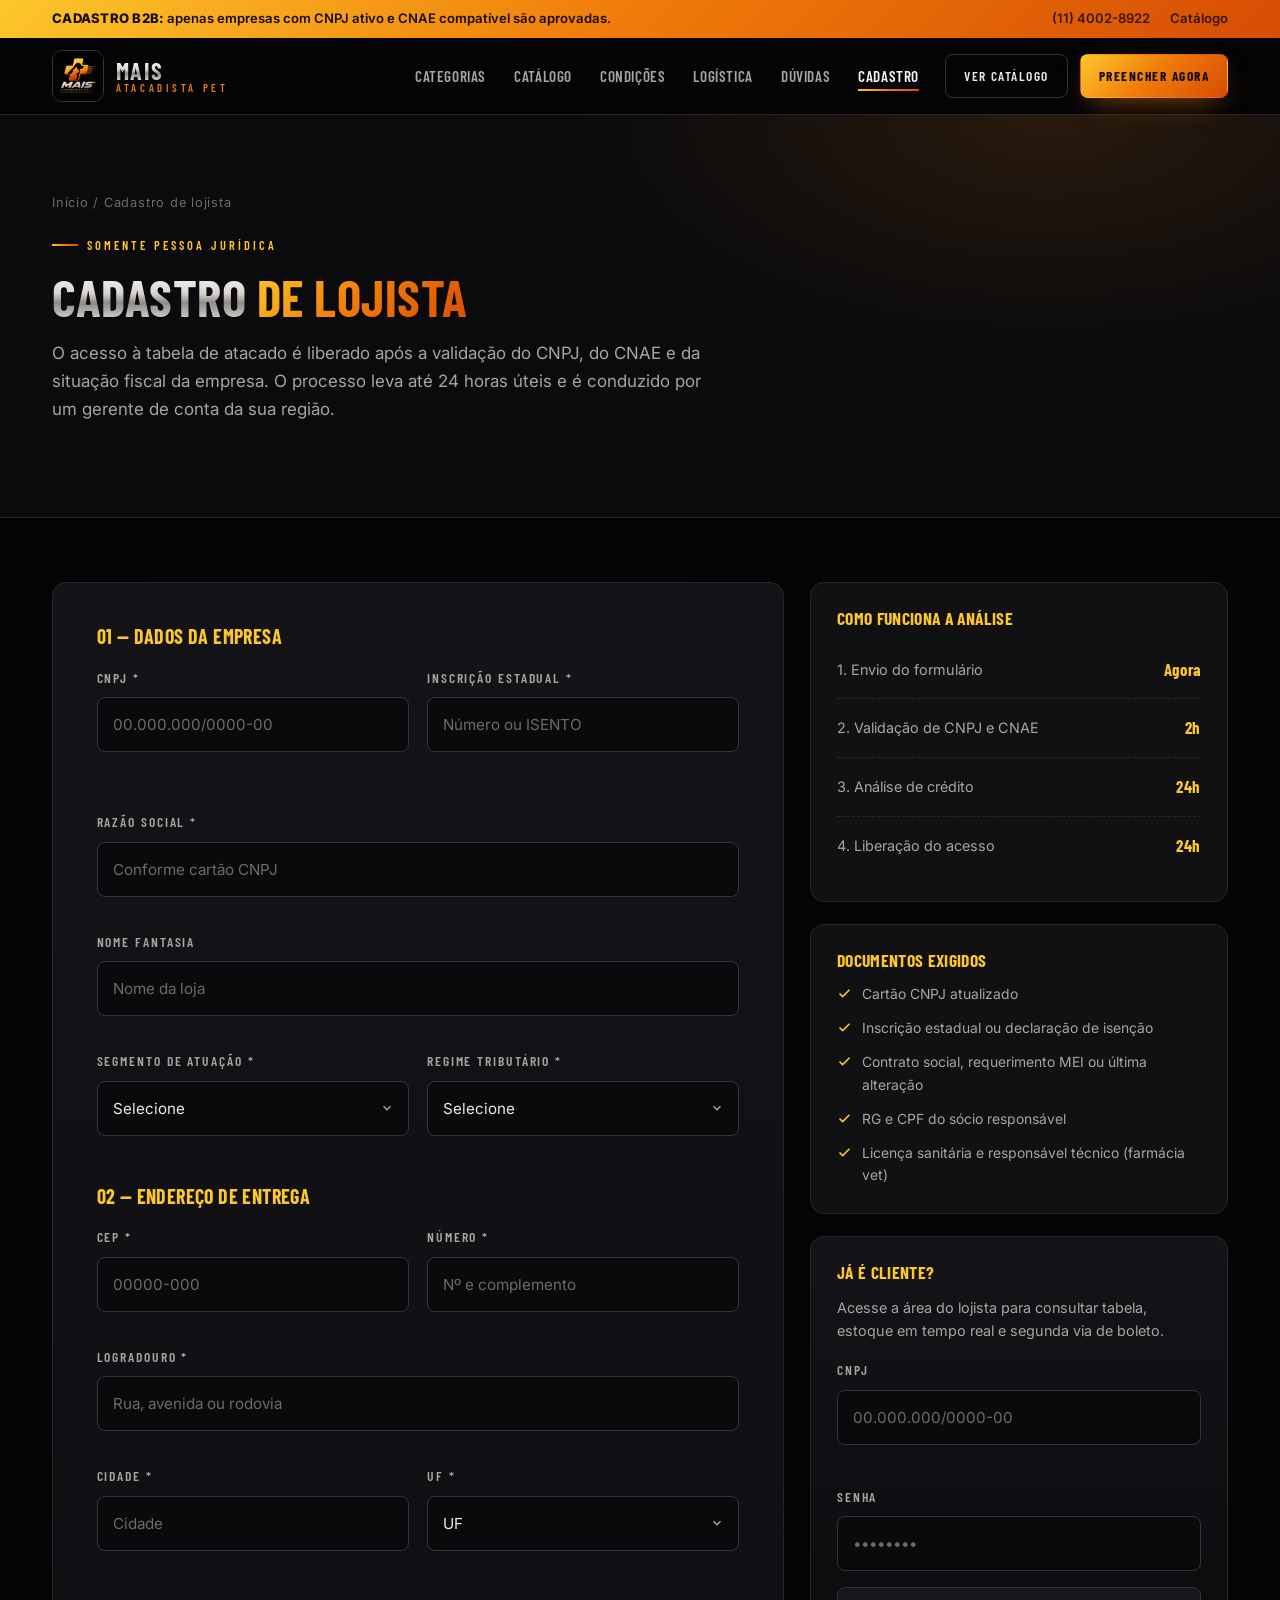
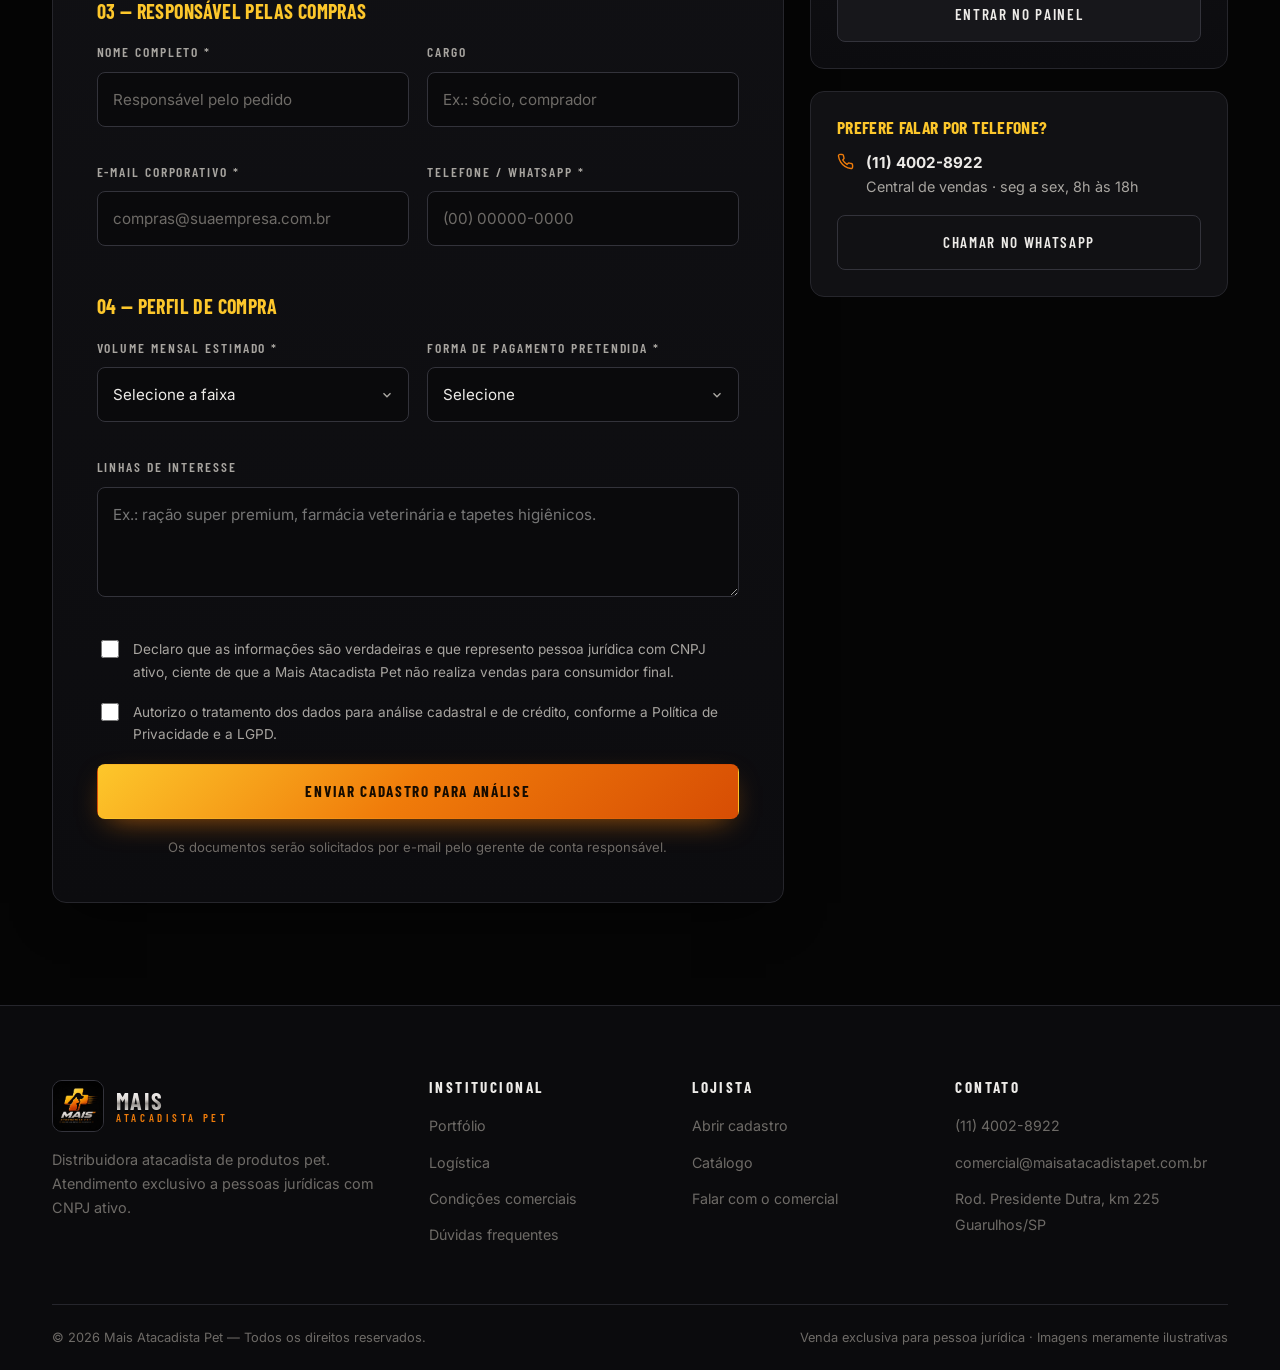
<file: cadastro.html>
<!DOCTYPE html>
<html lang="pt-BR">
<head>
<script>document.documentElement.className+=" js";</script>
<meta charset="UTF-8">
<meta name="viewport" content="width=device-width, initial-scale=1">
<title>Cadastro de Lojista CNPJ | Mais Atacadista Pet</title>
<meta name="description" content="Abra seu cadastro de lojista na Mais Atacadista Pet. Exclusivo para pessoas jurídicas com CNPJ ativo. Aprovação em até 24 horas úteis.">
<meta name="theme-color" content="#050505">
<link rel="icon" href="assets/logo.jpg">
<link rel="preconnect" href="https://fonts.googleapis.com">
<link rel="preconnect" href="https://fonts.gstatic.com" crossorigin>
<link href="https://fonts.googleapis.com/css2?family=Barlow+Condensed:wght@500;600;700&family=Inter:wght@400;500;600;700&display=swap" rel="stylesheet">
<link rel="stylesheet" href="css/style.css">
</head>
<body>

<div class="topbar">
  <div class="wrap">
    <span><strong>CADASTRO B2B:</strong> apenas empresas com CNPJ ativo e CNAE compatível são aprovadas.</span>
    <div class="topbar-links">
      <a href="tel:+551140028922">(11) 4002-8922</a>
      <a href="catalogo.html">Catálogo</a>
    </div>
  </div>
</div>

<header class="header">
  <div class="wrap">
    <nav class="nav">
      <a href="index.html" class="brand" aria-label="Mais Atacadista Pet — início">
        <img src="assets/logo.jpg" alt="Logomarca Mais Atacadista Pet">
        <span class="brand-txt"><b class="metal">MAIS</b><span>ATACADISTA PET</span></span>
      </a>
      <ul class="menu" id="menu">
        <li><a href="index.html#categorias">Categorias</a></li>
        <li><a href="catalogo.html">Catálogo</a></li>
        <li><a href="index.html#condicoes">Condições</a></li>
        <li><a href="index.html#logistica">Logística</a></li>
        <li><a href="index.html#faq">Dúvidas</a></li>
        <li><a href="cadastro.html" class="active">Cadastro</a></li>
      </ul>
      <div class="nav-cta">
        <a href="catalogo.html" class="btn btn--ghost btn--sm">Ver catálogo</a>
        <a href="#form" class="btn btn--primary btn--sm">Preencher agora</a>
        <button class="burger" id="burger" aria-label="Abrir menu" aria-expanded="false" aria-controls="menu">
          <span></span><span></span><span></span>
        </button>
      </div>
    </nav>
  </div>
</header>

<main>

<section class="page-hero">
  <div class="wrap">
    <p class="crumbs"><a href="index.html">Início</a> / Cadastro de lojista</p>
    <span class="eyebrow">Somente pessoa jurídica</span>
    <h1 style="font-size:clamp(2rem,4vw,3.2rem)">
      <span class="metal">CADASTRO</span> <span class="brandtext">DE LOJISTA</span>
    </h1>
    <p class="lead" style="margin-top:16px">
      O acesso à tabela de atacado é liberado após a validação do CNPJ, do CNAE e da situação fiscal
      da empresa. O processo leva até 24 horas úteis e é conduzido por um gerente de conta da sua região.
    </p>
  </div>
</section>

<section class="section" id="form" style="padding-top:clamp(40px,5vw,64px)">
  <div class="wrap">
    <div class="form-grid split" style="grid-template-columns:1.4fr .8fr;gap:26px">

      <div class="form-card rv">
        <form id="form-cadastro" data-form="#ok-cadastro" novalidate>

          <h3 style="color:var(--gold);margin-bottom:20px">01 — Dados da empresa</h3>
          <div class="form-grid">
            <div class="field">
              <label for="f-cnpj">CNPJ *</label>
              <input id="f-cnpj" name="cnpj" type="text" inputmode="numeric" data-mask="cnpj"
                     placeholder="00.000.000/0000-00" required autocomplete="off">
              <span class="msg"></span>
            </div>
            <div class="field">
              <label for="f-ie">Inscrição estadual *</label>
              <input id="f-ie" name="ie" type="text" placeholder="Número ou ISENTO" required>
            </div>
            <div class="field full">
              <label for="f-razao">Razão social *</label>
              <input id="f-razao" name="razao" type="text" placeholder="Conforme cartão CNPJ" required>
            </div>
            <div class="field full">
              <label for="f-fantasia">Nome fantasia</label>
              <input id="f-fantasia" name="fantasia" type="text" placeholder="Nome da loja">
            </div>
            <div class="field">
              <label for="f-seg">Segmento de atuação *</label>
              <select id="f-seg" name="segmento" required>
                <option value="">Selecione</option>
                <option>Petshop</option>
                <option>Clínica veterinária</option>
                <option>Agropecuária</option>
                <option>E-commerce pet</option>
                <option>Banho e tosa</option>
                <option>Rede / franquia</option>
                <option>Hotel / creche pet</option>
              </select>
            </div>
            <div class="field">
              <label for="f-regime">Regime tributário *</label>
              <select id="f-regime" name="regime" required>
                <option value="">Selecione</option>
                <option>Simples Nacional</option>
                <option>Lucro Presumido</option>
                <option>Lucro Real</option>
                <option>MEI</option>
              </select>
            </div>
          </div>

          <h3 style="color:var(--gold);margin:34px 0 20px">02 — Endereço de entrega</h3>
          <div class="form-grid">
            <div class="field">
              <label for="f-cep">CEP *</label>
              <input id="f-cep" name="cep" type="text" inputmode="numeric" data-mask="cep" placeholder="00000-000" required>
            </div>
            <div class="field">
              <label for="f-num">Número *</label>
              <input id="f-num" name="numero" type="text" placeholder="Nº e complemento" required>
            </div>
            <div class="field full">
              <label for="f-end">Logradouro *</label>
              <input id="f-end" name="endereco" type="text" placeholder="Rua, avenida ou rodovia" required>
            </div>
            <div class="field">
              <label for="f-cidade">Cidade *</label>
              <input id="f-cidade" name="cidade" type="text" placeholder="Cidade" required>
            </div>
            <div class="field">
              <label for="f-uf">UF *</label>
              <select id="f-uf" name="uf" required>
                <option value="">UF</option>
                <option>SP</option><option>RJ</option><option>MG</option><option>ES</option>
                <option>PR</option><option>SC</option><option>RS</option><option>GO</option>
                <option>MS</option><option>MT</option><option>BA</option><option>DF</option>
              </select>
            </div>
          </div>

          <h3 style="color:var(--gold);margin:34px 0 20px">03 — Responsável pelas compras</h3>
          <div class="form-grid">
            <div class="field">
              <label for="f-nome">Nome completo *</label>
              <input id="f-nome" name="nome" type="text" placeholder="Responsável pelo pedido" required>
            </div>
            <div class="field">
              <label for="f-cargo">Cargo</label>
              <input id="f-cargo" name="cargo" type="text" placeholder="Ex.: sócio, comprador">
            </div>
            <div class="field">
              <label for="f-email">E-mail corporativo *</label>
              <input id="f-email" name="email" type="email" placeholder="compras@suaempresa.com.br" required>
            </div>
            <div class="field">
              <label for="f-tel">Telefone / WhatsApp *</label>
              <input id="f-tel" name="telefone" type="tel" data-mask="phone" placeholder="(00) 00000-0000" required>
            </div>
          </div>

          <h3 style="color:var(--gold);margin:34px 0 20px">04 — Perfil de compra</h3>
          <div class="form-grid">
            <div class="field">
              <label for="f-volume">Volume mensal estimado *</label>
              <select id="f-volume" name="volume" required>
                <option value="">Selecione a faixa</option>
                <option>R$ 800 – R$ 2.499</option>
                <option>R$ 2.500 – R$ 5.999</option>
                <option>R$ 6.000 – R$ 11.999</option>
                <option>R$ 12.000 – R$ 24.999</option>
                <option>Acima de R$ 25.000</option>
              </select>
            </div>
            <div class="field">
              <label for="f-pag">Forma de pagamento pretendida *</label>
              <select id="f-pag" name="pagamento" required>
                <option value="">Selecione</option>
                <option>PIX / à vista</option>
                <option>Boleto a prazo (sujeito a análise)</option>
                <option>Cartão corporativo</option>
              </select>
            </div>
            <div class="field full">
              <label for="f-obs">Linhas de interesse</label>
              <textarea id="f-obs" name="observacao" placeholder="Ex.: ração super premium, farmácia veterinária e tapetes higiênicos."></textarea>
            </div>

            <label class="check-inline full">
              <input type="checkbox" required>
              <span>Declaro que as informações são verdadeiras e que represento pessoa jurídica com CNPJ ativo,
                ciente de que a Mais Atacadista Pet não realiza vendas para consumidor final.</span>
            </label>
            <label class="check-inline full">
              <input type="checkbox" required>
              <span>Autorizo o tratamento dos dados para análise cadastral e de crédito, conforme a
                Política de Privacidade e a LGPD.</span>
            </label>

            <div class="full">
              <button type="submit" class="btn btn--primary btn--block">Enviar cadastro para análise</button>
            </div>
            <p class="full" style="color:var(--tx-3);font-size:.82rem;margin:0;text-align:center">
              Os documentos serão solicitados por e-mail pelo gerente de conta responsável.
            </p>
          </div>
        </form>

        <div class="form-ok" id="ok-cadastro">
          <div class="big">
            <svg width="28" height="28" viewBox="0 0 24 24" fill="none" stroke="currentColor" stroke-width="3"><path d="M20 6 9 17l-5-5"/></svg>
          </div>
          <h3>Cadastro enviado para análise</h3>
          <p class="lead" style="margin-inline:auto">Recebemos os dados da sua empresa. Um gerente de conta vai
            validar CNPJ, CNAE e situação fiscal e retornar em até 24 horas úteis no e-mail informado,
            já com a tabela de atacado da sua faixa.</p>
          <div class="hero-actions" style="justify-content:center">
            <a href="catalogo.html" class="btn btn--ghost">Ver catálogo</a>
            <a href="index.html" class="btn btn--dark">Voltar ao início</a>
          </div>
        </div>
      </div>

      <aside class="form-side rv">
        <div class="side-box">
          <h3>Como funciona a análise</h3>
          <div class="map-row"><span>1. Envio do formulário</span><b>Agora</b></div>
          <div class="map-row"><span>2. Validação de CNPJ e CNAE</span><b>2h</b></div>
          <div class="map-row"><span>3. Análise de crédito</span><b>24h</b></div>
          <div class="map-row"><span>4. Liberação do acesso</span><b>24h</b></div>
        </div>

        <div class="side-box">
          <h3>Documentos exigidos</h3>
          <ul class="check-bullets" style="margin:0;padding:0;border:0">
            <li><svg width="15" height="15" viewBox="0 0 24 24" fill="none" stroke="currentColor" stroke-width="2.6"><path d="M20 6 9 17l-5-5"/></svg>Cartão CNPJ atualizado</li>
            <li><svg width="15" height="15" viewBox="0 0 24 24" fill="none" stroke="currentColor" stroke-width="2.6"><path d="M20 6 9 17l-5-5"/></svg>Inscrição estadual ou declaração de isenção</li>
            <li><svg width="15" height="15" viewBox="0 0 24 24" fill="none" stroke="currentColor" stroke-width="2.6"><path d="M20 6 9 17l-5-5"/></svg>Contrato social, requerimento MEI ou última alteração</li>
            <li><svg width="15" height="15" viewBox="0 0 24 24" fill="none" stroke="currentColor" stroke-width="2.6"><path d="M20 6 9 17l-5-5"/></svg>RG e CPF do sócio responsável</li>
            <li><svg width="15" height="15" viewBox="0 0 24 24" fill="none" stroke="currentColor" stroke-width="2.6"><path d="M20 6 9 17l-5-5"/></svg>Licença sanitária e responsável técnico (farmácia vet)</li>
          </ul>
        </div>

        <div class="side-box" style="background:var(--grad-panel)">
          <h3>Já é cliente?</h3>
          <p>Acesse a área do lojista para consultar tabela, estoque em tempo real e segunda via de boleto.</p>
          <div class="field" style="margin-top:16px">
            <label for="l-cnpj">CNPJ</label>
            <input id="l-cnpj" type="text" inputmode="numeric" data-mask="cnpj" placeholder="00.000.000/0000-00">
            <span class="msg"></span>
          </div>
          <div class="field">
            <label for="l-senha">Senha</label>
            <input id="l-senha" type="password" placeholder="••••••••">
          </div>
          <button class="btn btn--dark btn--block" type="button">Entrar no painel</button>
        </div>

        <div class="side-box">
          <h3>Prefere falar por telefone?</h3>
          <div class="contact-line">
            <svg width="17" height="17" viewBox="0 0 24 24" fill="none" stroke="currentColor" stroke-width="2"><path d="M22 16.9v3a2 2 0 0 1-2.2 2 19.8 19.8 0 0 1-8.6-3.1 19.5 19.5 0 0 1-6-6A19.8 19.8 0 0 1 2.1 4.2 2 2 0 0 1 4.1 2h3a2 2 0 0 1 2 1.7c.1 1 .4 1.9.7 2.8a2 2 0 0 1-.5 2.1L8.1 9.9a16 16 0 0 0 6 6l1.3-1.2a2 2 0 0 1 2.1-.5c.9.3 1.8.6 2.8.7a2 2 0 0 1 1.7 2z"/></svg>
            <span><b>(11) 4002-8922</b>Central de vendas · seg a sex, 8h às 18h</span>
          </div>
          <a href="https://wa.me/551140028922" class="btn btn--ghost btn--block" style="margin-top:16px" target="_blank" rel="noopener">Chamar no WhatsApp</a>
        </div>
      </aside>

    </div>
  </div>
</section>

</main>

<footer class="footer">
  <div class="wrap">
    <div class="foot-grid">
      <div class="foot foot-brand">
        <a href="index.html" class="brand">
          <img src="assets/logo.jpg" alt="Mais Atacadista Pet">
          <span class="brand-txt"><b class="metal">MAIS</b><span>ATACADISTA PET</span></span>
        </a>
        <p>Distribuidora atacadista de produtos pet. Atendimento exclusivo a pessoas jurídicas com CNPJ ativo.</p>
      </div>
      <div class="foot">
        <h4>Institucional</h4>
        <ul>
          <li><a href="index.html#categorias">Portfólio</a></li>
          <li><a href="index.html#logistica">Logística</a></li>
          <li><a href="index.html#condicoes">Condições comerciais</a></li>
          <li><a href="index.html#faq">Dúvidas frequentes</a></li>
        </ul>
      </div>
      <div class="foot">
        <h4>Lojista</h4>
        <ul>
          <li><a href="cadastro.html">Abrir cadastro</a></li>
          <li><a href="catalogo.html">Catálogo</a></li>
          <li><a href="index.html#contato">Falar com o comercial</a></li>
        </ul>
      </div>
      <div class="foot">
        <h4>Contato</h4>
        <ul>
          <li><a href="tel:+551140028922">(11) 4002-8922</a></li>
          <li><a href="mailto:comercial@maisatacadistapet.com.br">comercial@maisatacadistapet.com.br</a></li>
          <li><a href="#">Rod. Presidente Dutra, km 225<br>Guarulhos/SP</a></li>
        </ul>
      </div>
    </div>
    <div class="foot-legal">
      <span>&copy; <span data-year></span> Mais Atacadista Pet — Todos os direitos reservados.</span>
      <span>Venda exclusiva para pessoa jurídica · Imagens meramente ilustrativas</span>
    </div>
  </div>
</footer>

<script src="js/main.js"></script>
</body>
</html>
</file>
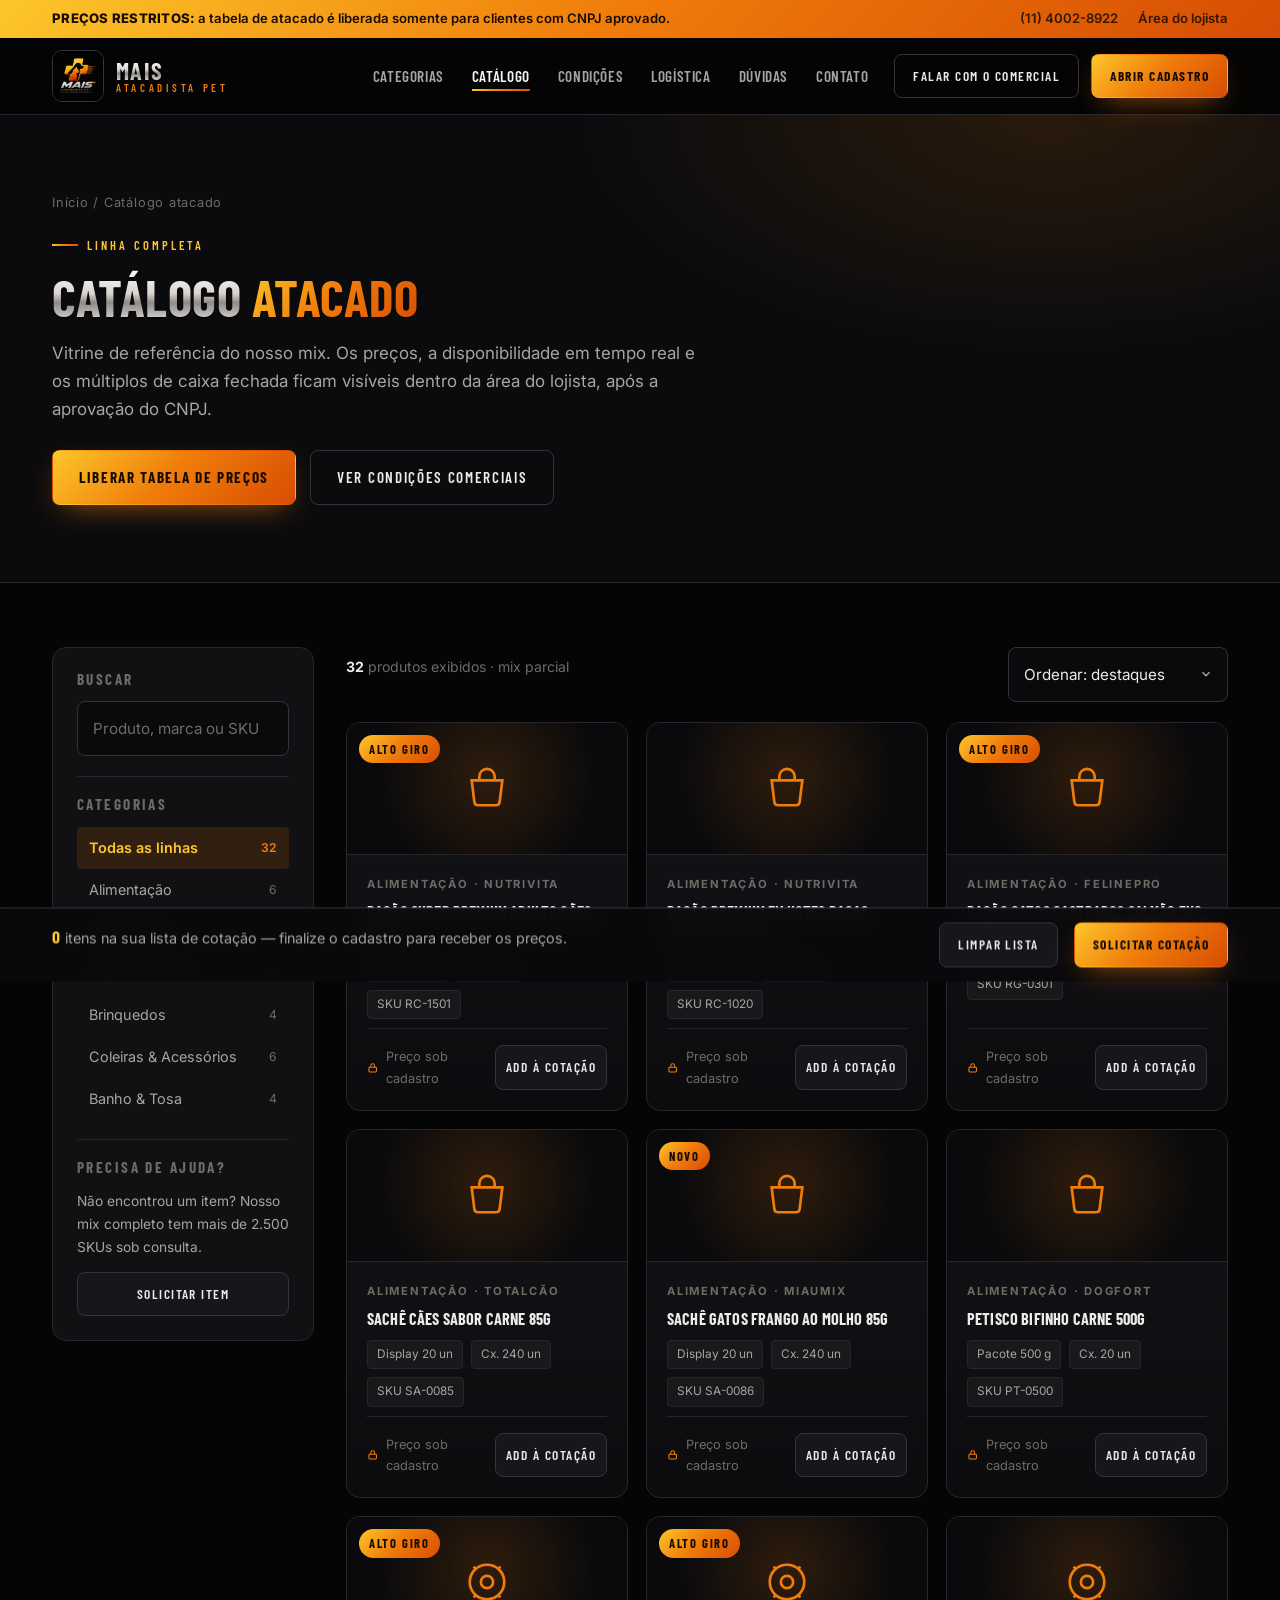
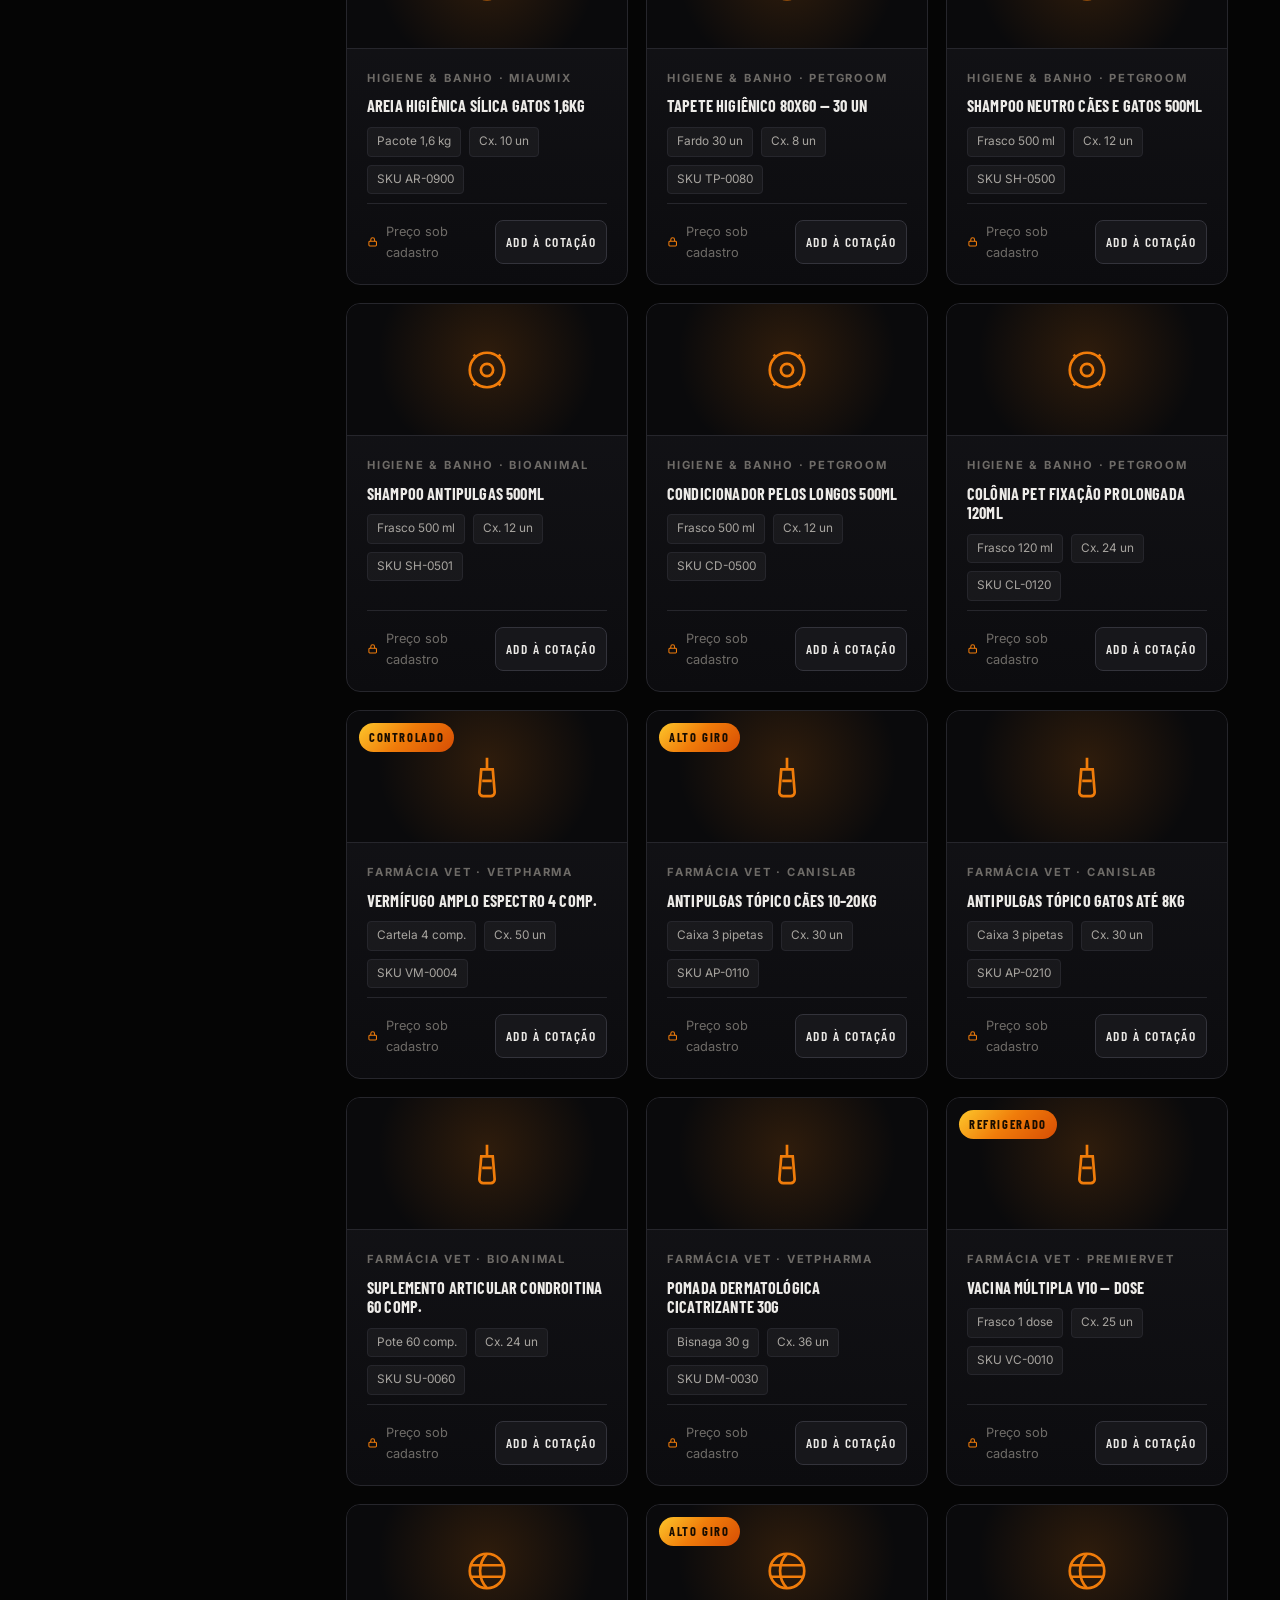
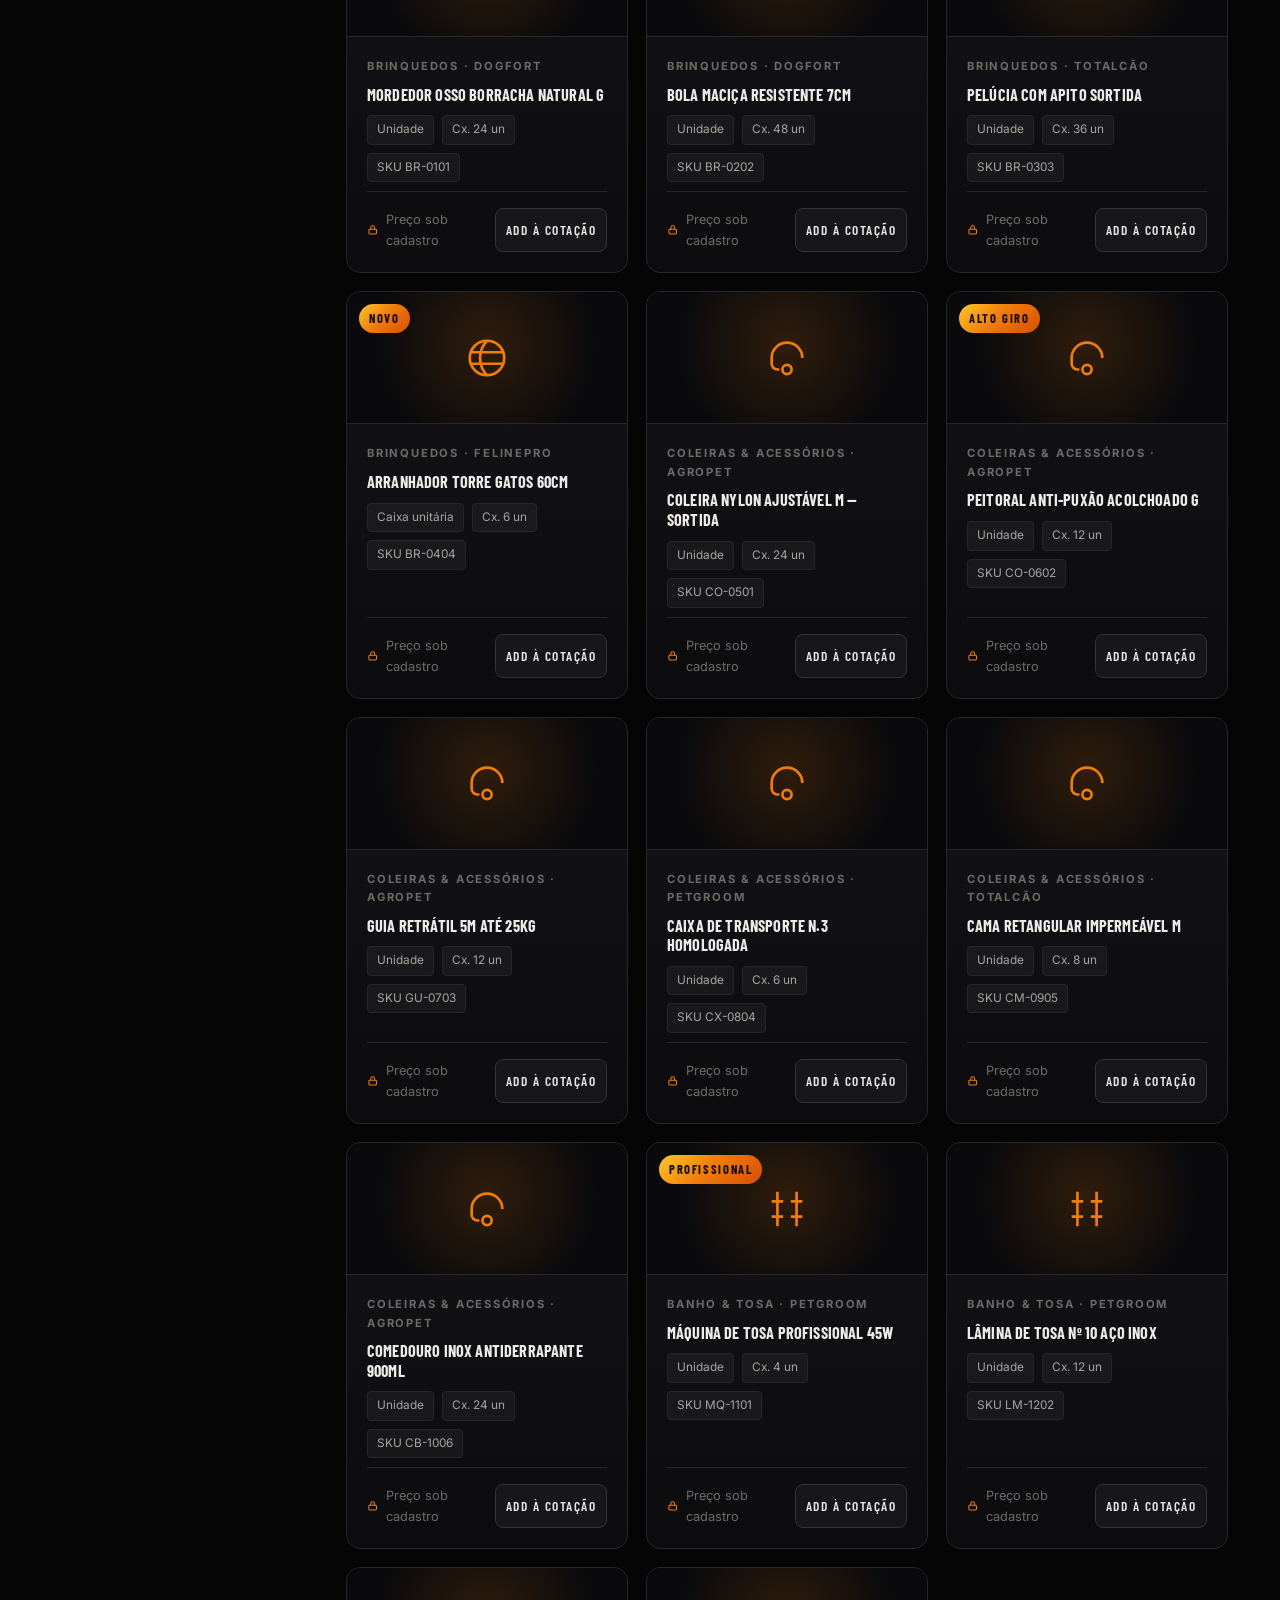
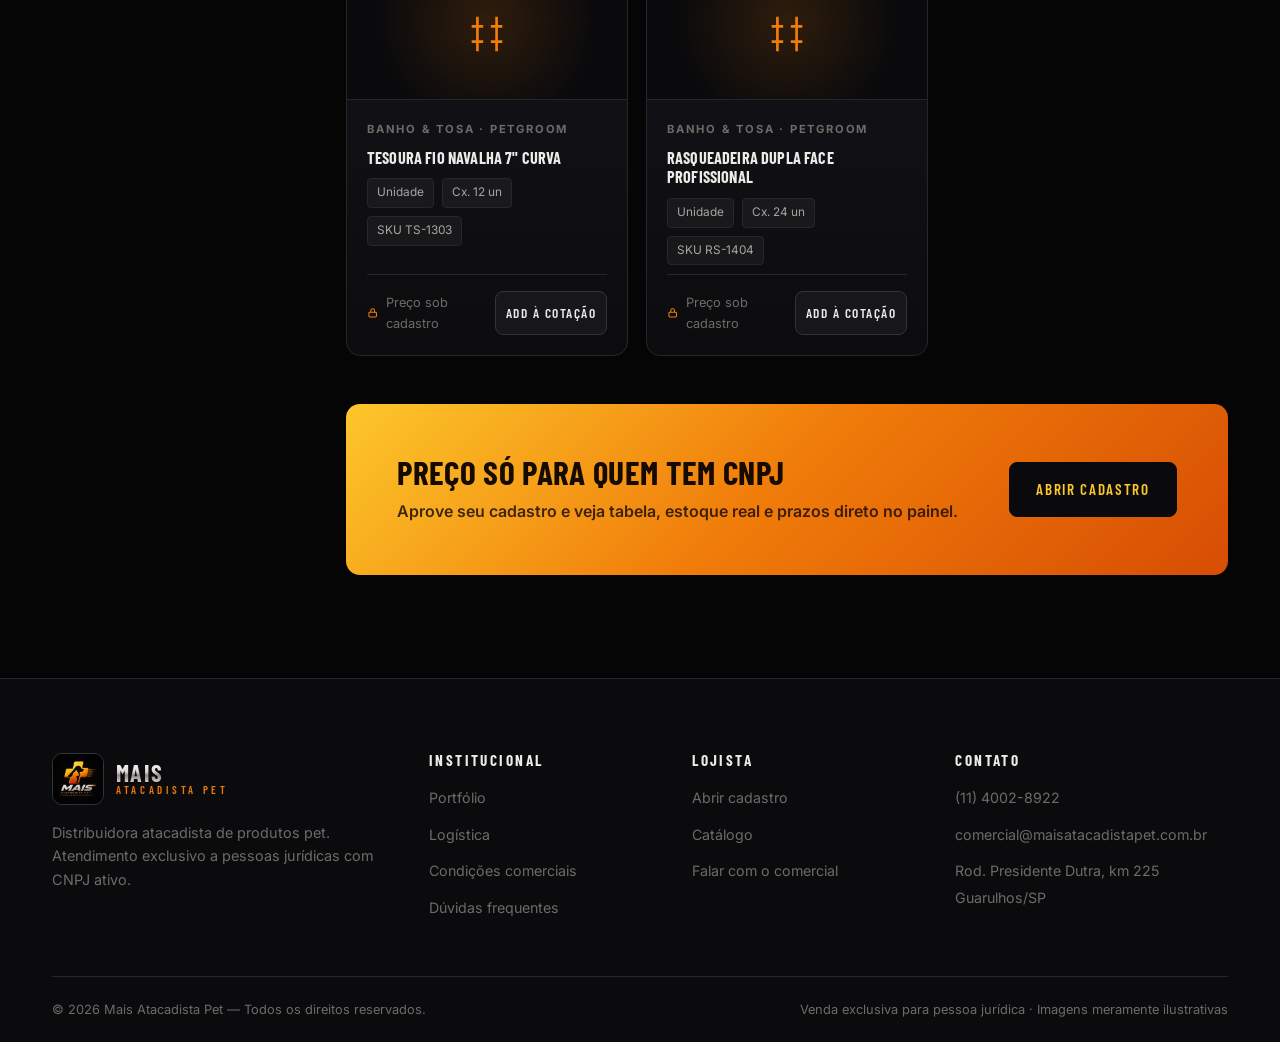
<file: catalogo.html>
<!DOCTYPE html>
<html lang="pt-BR">
<head>
<script>document.documentElement.className+=" js";</script>
<meta charset="UTF-8">
<meta name="viewport" content="width=device-width, initial-scale=1">
<title>Catálogo Atacado | Mais Atacadista Pet</title>
<meta name="description" content="Catálogo atacadista de produtos pet: alimentação, farmácia veterinária, higiene, brinquedos e acessórios. Preços liberados apenas para clientes com CNPJ cadastrado.">
<meta name="theme-color" content="#050505">
<link rel="icon" href="assets/logo.jpg">
<link rel="preconnect" href="https://fonts.googleapis.com">
<link rel="preconnect" href="https://fonts.gstatic.com" crossorigin>
<link href="https://fonts.googleapis.com/css2?family=Barlow+Condensed:wght@500;600;700&family=Inter:wght@400;500;600;700&display=swap" rel="stylesheet">
<link rel="stylesheet" href="css/style.css">
</head>
<body>

<div class="topbar">
  <div class="wrap">
    <span><strong>PREÇOS RESTRITOS:</strong> a tabela de atacado é liberada somente para clientes com CNPJ aprovado.</span>
    <div class="topbar-links">
      <a href="tel:+551140028922">(11) 4002-8922</a>
      <a href="cadastro.html">Área do lojista</a>
    </div>
  </div>
</div>

<header class="header">
  <div class="wrap">
    <nav class="nav">
      <a href="index.html" class="brand" aria-label="Mais Atacadista Pet — início">
        <img src="assets/logo.jpg" alt="Logomarca Mais Atacadista Pet">
        <span class="brand-txt"><b class="metal">MAIS</b><span>ATACADISTA PET</span></span>
      </a>
      <ul class="menu" id="menu">
        <li><a href="index.html#categorias">Categorias</a></li>
        <li><a href="catalogo.html" class="active">Catálogo</a></li>
        <li><a href="index.html#condicoes">Condições</a></li>
        <li><a href="index.html#logistica">Logística</a></li>
        <li><a href="index.html#faq">Dúvidas</a></li>
        <li><a href="index.html#contato">Contato</a></li>
      </ul>
      <div class="nav-cta">
        <a href="index.html#contato" class="btn btn--ghost btn--sm">Falar com o comercial</a>
        <a href="cadastro.html" class="btn btn--primary btn--sm">Abrir cadastro</a>
        <button class="burger" id="burger" aria-label="Abrir menu" aria-expanded="false" aria-controls="menu">
          <span></span><span></span><span></span>
        </button>
      </div>
    </nav>
  </div>
</header>

<main>

<section class="page-hero">
  <div class="wrap">
    <p class="crumbs"><a href="index.html">Início</a> / Catálogo atacado</p>
    <span class="eyebrow">Linha completa</span>
    <h1 style="font-size:clamp(2rem,4vw,3.2rem)"><span class="metal">CATÁLOGO</span> <span class="brandtext">ATACADO</span></h1>
    <p class="lead" style="margin-top:16px">
      Vitrine de referência do nosso mix. Os preços, a disponibilidade em tempo real e os múltiplos
      de caixa fechada ficam visíveis dentro da área do lojista, após a aprovação do CNPJ.
    </p>
    <div class="hero-actions" style="margin-top:26px">
      <a href="cadastro.html" class="btn btn--primary">Liberar tabela de preços</a>
      <a href="index.html#condicoes" class="btn btn--ghost">Ver condições comerciais</a>
    </div>
  </div>
</section>

<section class="section" style="padding-top:clamp(40px,5vw,64px)">
  <div class="wrap">
    <div class="cat-layout">

      <aside class="filters">
        <div class="group">
          <h4>Buscar</h4>
          <div class="field" style="margin:0">
            <input id="prod-search" type="search" placeholder="Produto, marca ou SKU" autocomplete="off">
          </div>
        </div>
        <div class="group">
          <h4>Categorias</h4>
          <ul>
            <li><button class="fbtn active" data-cat="todos">Todas as linhas<small>32</small></button></li>
          <li><button class="fbtn" data-cat="alimentacao">Alimentação<small>6</small></button></li>
          <li><button class="fbtn" data-cat="farmacia">Farmácia Vet<small>6</small></button></li>
          <li><button class="fbtn" data-cat="higiene">Higiene & Banho<small>6</small></button></li>
          <li><button class="fbtn" data-cat="brinquedos">Brinquedos<small>4</small></button></li>
          <li><button class="fbtn" data-cat="acessorios">Coleiras & Acessórios<small>6</small></button></li>
          <li><button class="fbtn" data-cat="tosa">Banho & Tosa<small>4</small></button></li>
          </ul>
        </div>
        <div class="group">
          <h4>Precisa de ajuda?</h4>
          <p style="font-size:.86rem;color:var(--tx-2);margin:0 0 14px">
            Não encontrou um item? Nosso mix completo tem mais de 2.500 SKUs sob consulta.
          </p>
          <a href="index.html#contato" class="btn btn--dark btn--sm btn--block">Solicitar item</a>
        </div>
      </aside>

      <div>
        <div class="toolbar">
          <p class="count"><b id="prod-count">0</b> produtos exibidos · mix parcial</p>
          <div class="field" style="margin:0;min-width:220px">
            <select id="prod-sort" aria-label="Ordenar produtos">
              <option value="destaque">Ordenar: destaques</option>
              <option value="az">Nome (A–Z)</option>
              <option value="caixa">Maior múltiplo de caixa</option>
            </select>
          </div>
        </div>

        <div class="prod-grid" id="prod-grid">
        <article class="prod rv" data-sku="RC-1501" data-cat="alimentacao" data-ordem="0"
                 data-nome="Ração Super Premium Adulto Cães 15kg" data-caixa="4" data-busca="racao super premium adulto caes 15kg nutrivita alimentacao rc-1501">
          <div class="prod-top"><span class="prod-badge">Alto giro</span><svg width="46" height="46" viewBox="0 0 24 24" fill="none" stroke="currentColor" stroke-width="1.4"><path d="M4 8h16l-1.4 11.2A2 2 0 0 1 16.6 21H7.4a2 2 0 0 1-2-1.8L4 8z"/><path d="M8 8V6a4 4 0 0 1 8 0v2"/></svg></div>
          <div class="prod-body">
            <span class="prod-cat">Alimentação · Nutrivita</span>
            <h3>Ração Super Premium Adulto Cães 15kg</h3>
            <div class="prod-meta">
              <span>Saco 15 kg</span>
              <span>Cx. 4 un</span>
              <span>SKU RC-1501</span>
            </div>
            <div class="prod-foot">
              <span class="price-lock">
                <svg width="14" height="14" viewBox="0 0 24 24" fill="none" stroke="currentColor" stroke-width="2.2"><rect x="4" y="10.5" width="16" height="10" rx="2"/><path d="M8 10.5V7a4 4 0 0 1 8 0v3.5"/></svg>
                Preço sob cadastro
              </span>
              <button class="btn btn--dark btn--sm" data-add type="button">Add à cotação</button>
            </div>
          </div>
        </article>
        <article class="prod rv" data-sku="RC-1020" data-cat="alimentacao" data-ordem="1"
                 data-nome="Ração Premium Filhotes Raças Pequenas 10,1kg" data-caixa="6" data-busca="racao premium filhotes racas pequenas 10,1kg nutrivita alimentacao rc-1020">
          <div class="prod-top"><svg width="46" height="46" viewBox="0 0 24 24" fill="none" stroke="currentColor" stroke-width="1.4"><path d="M4 8h16l-1.4 11.2A2 2 0 0 1 16.6 21H7.4a2 2 0 0 1-2-1.8L4 8z"/><path d="M8 8V6a4 4 0 0 1 8 0v2"/></svg></div>
          <div class="prod-body">
            <span class="prod-cat">Alimentação · Nutrivita</span>
            <h3>Ração Premium Filhotes Raças Pequenas 10,1kg</h3>
            <div class="prod-meta">
              <span>Saco 10,1 kg</span>
              <span>Cx. 6 un</span>
              <span>SKU RC-1020</span>
            </div>
            <div class="prod-foot">
              <span class="price-lock">
                <svg width="14" height="14" viewBox="0 0 24 24" fill="none" stroke="currentColor" stroke-width="2.2"><rect x="4" y="10.5" width="16" height="10" rx="2"/><path d="M8 10.5V7a4 4 0 0 1 8 0v3.5"/></svg>
                Preço sob cadastro
              </span>
              <button class="btn btn--dark btn--sm" data-add type="button">Add à cotação</button>
            </div>
          </div>
        </article>
        <article class="prod rv" data-sku="RG-0301" data-cat="alimentacao" data-ordem="2"
                 data-nome="Ração Gatos Castrados Salmão 3kg" data-caixa="12" data-busca="racao gatos castrados salmao 3kg felinepro alimentacao rg-0301">
          <div class="prod-top"><span class="prod-badge">Alto giro</span><svg width="46" height="46" viewBox="0 0 24 24" fill="none" stroke="currentColor" stroke-width="1.4"><path d="M4 8h16l-1.4 11.2A2 2 0 0 1 16.6 21H7.4a2 2 0 0 1-2-1.8L4 8z"/><path d="M8 8V6a4 4 0 0 1 8 0v2"/></svg></div>
          <div class="prod-body">
            <span class="prod-cat">Alimentação · FelinePro</span>
            <h3>Ração Gatos Castrados Salmão 3kg</h3>
            <div class="prod-meta">
              <span>Saco 3 kg</span>
              <span>Cx. 12 un</span>
              <span>SKU RG-0301</span>
            </div>
            <div class="prod-foot">
              <span class="price-lock">
                <svg width="14" height="14" viewBox="0 0 24 24" fill="none" stroke="currentColor" stroke-width="2.2"><rect x="4" y="10.5" width="16" height="10" rx="2"/><path d="M8 10.5V7a4 4 0 0 1 8 0v3.5"/></svg>
                Preço sob cadastro
              </span>
              <button class="btn btn--dark btn--sm" data-add type="button">Add à cotação</button>
            </div>
          </div>
        </article>
        <article class="prod rv" data-sku="SA-0085" data-cat="alimentacao" data-ordem="3"
                 data-nome="Sachê Cães Sabor Carne 85g" data-caixa="240" data-busca="sache caes sabor carne 85g totalcao alimentacao sa-0085">
          <div class="prod-top"><svg width="46" height="46" viewBox="0 0 24 24" fill="none" stroke="currentColor" stroke-width="1.4"><path d="M4 8h16l-1.4 11.2A2 2 0 0 1 16.6 21H7.4a2 2 0 0 1-2-1.8L4 8z"/><path d="M8 8V6a4 4 0 0 1 8 0v2"/></svg></div>
          <div class="prod-body">
            <span class="prod-cat">Alimentação · TotalCão</span>
            <h3>Sachê Cães Sabor Carne 85g</h3>
            <div class="prod-meta">
              <span>Display 20 un</span>
              <span>Cx. 240 un</span>
              <span>SKU SA-0085</span>
            </div>
            <div class="prod-foot">
              <span class="price-lock">
                <svg width="14" height="14" viewBox="0 0 24 24" fill="none" stroke="currentColor" stroke-width="2.2"><rect x="4" y="10.5" width="16" height="10" rx="2"/><path d="M8 10.5V7a4 4 0 0 1 8 0v3.5"/></svg>
                Preço sob cadastro
              </span>
              <button class="btn btn--dark btn--sm" data-add type="button">Add à cotação</button>
            </div>
          </div>
        </article>
        <article class="prod rv" data-sku="SA-0086" data-cat="alimentacao" data-ordem="4"
                 data-nome="Sachê Gatos Frango ao Molho 85g" data-caixa="240" data-busca="sache gatos frango ao molho 85g miaumix alimentacao sa-0086">
          <div class="prod-top"><span class="prod-badge">Novo</span><svg width="46" height="46" viewBox="0 0 24 24" fill="none" stroke="currentColor" stroke-width="1.4"><path d="M4 8h16l-1.4 11.2A2 2 0 0 1 16.6 21H7.4a2 2 0 0 1-2-1.8L4 8z"/><path d="M8 8V6a4 4 0 0 1 8 0v2"/></svg></div>
          <div class="prod-body">
            <span class="prod-cat">Alimentação · MiauMix</span>
            <h3>Sachê Gatos Frango ao Molho 85g</h3>
            <div class="prod-meta">
              <span>Display 20 un</span>
              <span>Cx. 240 un</span>
              <span>SKU SA-0086</span>
            </div>
            <div class="prod-foot">
              <span class="price-lock">
                <svg width="14" height="14" viewBox="0 0 24 24" fill="none" stroke="currentColor" stroke-width="2.2"><rect x="4" y="10.5" width="16" height="10" rx="2"/><path d="M8 10.5V7a4 4 0 0 1 8 0v3.5"/></svg>
                Preço sob cadastro
              </span>
              <button class="btn btn--dark btn--sm" data-add type="button">Add à cotação</button>
            </div>
          </div>
        </article>
        <article class="prod rv" data-sku="PT-0500" data-cat="alimentacao" data-ordem="5"
                 data-nome="Petisco Bifinho Carne 500g" data-caixa="20" data-busca="petisco bifinho carne 500g dogfort alimentacao pt-0500">
          <div class="prod-top"><svg width="46" height="46" viewBox="0 0 24 24" fill="none" stroke="currentColor" stroke-width="1.4"><path d="M4 8h16l-1.4 11.2A2 2 0 0 1 16.6 21H7.4a2 2 0 0 1-2-1.8L4 8z"/><path d="M8 8V6a4 4 0 0 1 8 0v2"/></svg></div>
          <div class="prod-body">
            <span class="prod-cat">Alimentação · DogFort</span>
            <h3>Petisco Bifinho Carne 500g</h3>
            <div class="prod-meta">
              <span>Pacote 500 g</span>
              <span>Cx. 20 un</span>
              <span>SKU PT-0500</span>
            </div>
            <div class="prod-foot">
              <span class="price-lock">
                <svg width="14" height="14" viewBox="0 0 24 24" fill="none" stroke="currentColor" stroke-width="2.2"><rect x="4" y="10.5" width="16" height="10" rx="2"/><path d="M8 10.5V7a4 4 0 0 1 8 0v3.5"/></svg>
                Preço sob cadastro
              </span>
              <button class="btn btn--dark btn--sm" data-add type="button">Add à cotação</button>
            </div>
          </div>
        </article>
        <article class="prod rv" data-sku="AR-0900" data-cat="higiene" data-ordem="6"
                 data-nome="Areia Higiênica Sílica Gatos 1,6kg" data-caixa="10" data-busca="areia higienica silica gatos 1,6kg miaumix higiene & banho ar-0900">
          <div class="prod-top"><span class="prod-badge">Alto giro</span><svg width="46" height="46" viewBox="0 0 24 24" fill="none" stroke="currentColor" stroke-width="1.4"><circle cx="12" cy="12" r="3.2"/><path d="M6.5 5.5 5 4M17.5 5.5 19 4M6.5 18.5 5 20M17.5 18.5 19 20"/><circle cx="12" cy="12" r="9"/></svg></div>
          <div class="prod-body">
            <span class="prod-cat">Higiene & Banho · MiauMix</span>
            <h3>Areia Higiênica Sílica Gatos 1,6kg</h3>
            <div class="prod-meta">
              <span>Pacote 1,6 kg</span>
              <span>Cx. 10 un</span>
              <span>SKU AR-0900</span>
            </div>
            <div class="prod-foot">
              <span class="price-lock">
                <svg width="14" height="14" viewBox="0 0 24 24" fill="none" stroke="currentColor" stroke-width="2.2"><rect x="4" y="10.5" width="16" height="10" rx="2"/><path d="M8 10.5V7a4 4 0 0 1 8 0v3.5"/></svg>
                Preço sob cadastro
              </span>
              <button class="btn btn--dark btn--sm" data-add type="button">Add à cotação</button>
            </div>
          </div>
        </article>
        <article class="prod rv" data-sku="TP-0080" data-cat="higiene" data-ordem="7"
                 data-nome="Tapete Higiênico 80x60 — 30 un" data-caixa="8" data-busca="tapete higienico 80x60 — 30 un petgroom higiene & banho tp-0080">
          <div class="prod-top"><span class="prod-badge">Alto giro</span><svg width="46" height="46" viewBox="0 0 24 24" fill="none" stroke="currentColor" stroke-width="1.4"><circle cx="12" cy="12" r="3.2"/><path d="M6.5 5.5 5 4M17.5 5.5 19 4M6.5 18.5 5 20M17.5 18.5 19 20"/><circle cx="12" cy="12" r="9"/></svg></div>
          <div class="prod-body">
            <span class="prod-cat">Higiene & Banho · PetGroom</span>
            <h3>Tapete Higiênico 80x60 — 30 un</h3>
            <div class="prod-meta">
              <span>Fardo 30 un</span>
              <span>Cx. 8 un</span>
              <span>SKU TP-0080</span>
            </div>
            <div class="prod-foot">
              <span class="price-lock">
                <svg width="14" height="14" viewBox="0 0 24 24" fill="none" stroke="currentColor" stroke-width="2.2"><rect x="4" y="10.5" width="16" height="10" rx="2"/><path d="M8 10.5V7a4 4 0 0 1 8 0v3.5"/></svg>
                Preço sob cadastro
              </span>
              <button class="btn btn--dark btn--sm" data-add type="button">Add à cotação</button>
            </div>
          </div>
        </article>
        <article class="prod rv" data-sku="SH-0500" data-cat="higiene" data-ordem="8"
                 data-nome="Shampoo Neutro Cães e Gatos 500ml" data-caixa="12" data-busca="shampoo neutro caes e gatos 500ml petgroom higiene & banho sh-0500">
          <div class="prod-top"><svg width="46" height="46" viewBox="0 0 24 24" fill="none" stroke="currentColor" stroke-width="1.4"><circle cx="12" cy="12" r="3.2"/><path d="M6.5 5.5 5 4M17.5 5.5 19 4M6.5 18.5 5 20M17.5 18.5 19 20"/><circle cx="12" cy="12" r="9"/></svg></div>
          <div class="prod-body">
            <span class="prod-cat">Higiene & Banho · PetGroom</span>
            <h3>Shampoo Neutro Cães e Gatos 500ml</h3>
            <div class="prod-meta">
              <span>Frasco 500 ml</span>
              <span>Cx. 12 un</span>
              <span>SKU SH-0500</span>
            </div>
            <div class="prod-foot">
              <span class="price-lock">
                <svg width="14" height="14" viewBox="0 0 24 24" fill="none" stroke="currentColor" stroke-width="2.2"><rect x="4" y="10.5" width="16" height="10" rx="2"/><path d="M8 10.5V7a4 4 0 0 1 8 0v3.5"/></svg>
                Preço sob cadastro
              </span>
              <button class="btn btn--dark btn--sm" data-add type="button">Add à cotação</button>
            </div>
          </div>
        </article>
        <article class="prod rv" data-sku="SH-0501" data-cat="higiene" data-ordem="9"
                 data-nome="Shampoo Antipulgas 500ml" data-caixa="12" data-busca="shampoo antipulgas 500ml bioanimal higiene & banho sh-0501">
          <div class="prod-top"><svg width="46" height="46" viewBox="0 0 24 24" fill="none" stroke="currentColor" stroke-width="1.4"><circle cx="12" cy="12" r="3.2"/><path d="M6.5 5.5 5 4M17.5 5.5 19 4M6.5 18.5 5 20M17.5 18.5 19 20"/><circle cx="12" cy="12" r="9"/></svg></div>
          <div class="prod-body">
            <span class="prod-cat">Higiene & Banho · BioAnimal</span>
            <h3>Shampoo Antipulgas 500ml</h3>
            <div class="prod-meta">
              <span>Frasco 500 ml</span>
              <span>Cx. 12 un</span>
              <span>SKU SH-0501</span>
            </div>
            <div class="prod-foot">
              <span class="price-lock">
                <svg width="14" height="14" viewBox="0 0 24 24" fill="none" stroke="currentColor" stroke-width="2.2"><rect x="4" y="10.5" width="16" height="10" rx="2"/><path d="M8 10.5V7a4 4 0 0 1 8 0v3.5"/></svg>
                Preço sob cadastro
              </span>
              <button class="btn btn--dark btn--sm" data-add type="button">Add à cotação</button>
            </div>
          </div>
        </article>
        <article class="prod rv" data-sku="CD-0500" data-cat="higiene" data-ordem="10"
                 data-nome="Condicionador Pelos Longos 500ml" data-caixa="12" data-busca="condicionador pelos longos 500ml petgroom higiene & banho cd-0500">
          <div class="prod-top"><svg width="46" height="46" viewBox="0 0 24 24" fill="none" stroke="currentColor" stroke-width="1.4"><circle cx="12" cy="12" r="3.2"/><path d="M6.5 5.5 5 4M17.5 5.5 19 4M6.5 18.5 5 20M17.5 18.5 19 20"/><circle cx="12" cy="12" r="9"/></svg></div>
          <div class="prod-body">
            <span class="prod-cat">Higiene & Banho · PetGroom</span>
            <h3>Condicionador Pelos Longos 500ml</h3>
            <div class="prod-meta">
              <span>Frasco 500 ml</span>
              <span>Cx. 12 un</span>
              <span>SKU CD-0500</span>
            </div>
            <div class="prod-foot">
              <span class="price-lock">
                <svg width="14" height="14" viewBox="0 0 24 24" fill="none" stroke="currentColor" stroke-width="2.2"><rect x="4" y="10.5" width="16" height="10" rx="2"/><path d="M8 10.5V7a4 4 0 0 1 8 0v3.5"/></svg>
                Preço sob cadastro
              </span>
              <button class="btn btn--dark btn--sm" data-add type="button">Add à cotação</button>
            </div>
          </div>
        </article>
        <article class="prod rv" data-sku="CL-0120" data-cat="higiene" data-ordem="11"
                 data-nome="Colônia Pet Fixação Prolongada 120ml" data-caixa="24" data-busca="colonia pet fixacao prolongada 120ml petgroom higiene & banho cl-0120">
          <div class="prod-top"><svg width="46" height="46" viewBox="0 0 24 24" fill="none" stroke="currentColor" stroke-width="1.4"><circle cx="12" cy="12" r="3.2"/><path d="M6.5 5.5 5 4M17.5 5.5 19 4M6.5 18.5 5 20M17.5 18.5 19 20"/><circle cx="12" cy="12" r="9"/></svg></div>
          <div class="prod-body">
            <span class="prod-cat">Higiene & Banho · PetGroom</span>
            <h3>Colônia Pet Fixação Prolongada 120ml</h3>
            <div class="prod-meta">
              <span>Frasco 120 ml</span>
              <span>Cx. 24 un</span>
              <span>SKU CL-0120</span>
            </div>
            <div class="prod-foot">
              <span class="price-lock">
                <svg width="14" height="14" viewBox="0 0 24 24" fill="none" stroke="currentColor" stroke-width="2.2"><rect x="4" y="10.5" width="16" height="10" rx="2"/><path d="M8 10.5V7a4 4 0 0 1 8 0v3.5"/></svg>
                Preço sob cadastro
              </span>
              <button class="btn btn--dark btn--sm" data-add type="button">Add à cotação</button>
            </div>
          </div>
        </article>
        <article class="prod rv" data-sku="VM-0004" data-cat="farmacia" data-ordem="12"
                 data-nome="Vermífugo Amplo Espectro 4 comp." data-caixa="50" data-busca="vermifugo amplo espectro 4 comp. vetpharma farmacia vet vm-0004">
          <div class="prod-top"><span class="prod-badge">Controlado</span><svg width="46" height="46" viewBox="0 0 24 24" fill="none" stroke="currentColor" stroke-width="1.4"><path d="M12 2v6"/><path d="M9 8h6l1 12a2 2 0 0 1-2 2h-4a2 2 0 0 1-2-2L9 8z"/><path d="M9.5 14h5"/></svg></div>
          <div class="prod-body">
            <span class="prod-cat">Farmácia Vet · VetPharma</span>
            <h3>Vermífugo Amplo Espectro 4 comp.</h3>
            <div class="prod-meta">
              <span>Cartela 4 comp.</span>
              <span>Cx. 50 un</span>
              <span>SKU VM-0004</span>
            </div>
            <div class="prod-foot">
              <span class="price-lock">
                <svg width="14" height="14" viewBox="0 0 24 24" fill="none" stroke="currentColor" stroke-width="2.2"><rect x="4" y="10.5" width="16" height="10" rx="2"/><path d="M8 10.5V7a4 4 0 0 1 8 0v3.5"/></svg>
                Preço sob cadastro
              </span>
              <button class="btn btn--dark btn--sm" data-add type="button">Add à cotação</button>
            </div>
          </div>
        </article>
        <article class="prod rv" data-sku="AP-0110" data-cat="farmacia" data-ordem="13"
                 data-nome="Antipulgas Tópico Cães 10–20kg" data-caixa="30" data-busca="antipulgas topico caes 10–20kg canislab farmacia vet ap-0110">
          <div class="prod-top"><span class="prod-badge">Alto giro</span><svg width="46" height="46" viewBox="0 0 24 24" fill="none" stroke="currentColor" stroke-width="1.4"><path d="M12 2v6"/><path d="M9 8h6l1 12a2 2 0 0 1-2 2h-4a2 2 0 0 1-2-2L9 8z"/><path d="M9.5 14h5"/></svg></div>
          <div class="prod-body">
            <span class="prod-cat">Farmácia Vet · CanisLab</span>
            <h3>Antipulgas Tópico Cães 10–20kg</h3>
            <div class="prod-meta">
              <span>Caixa 3 pipetas</span>
              <span>Cx. 30 un</span>
              <span>SKU AP-0110</span>
            </div>
            <div class="prod-foot">
              <span class="price-lock">
                <svg width="14" height="14" viewBox="0 0 24 24" fill="none" stroke="currentColor" stroke-width="2.2"><rect x="4" y="10.5" width="16" height="10" rx="2"/><path d="M8 10.5V7a4 4 0 0 1 8 0v3.5"/></svg>
                Preço sob cadastro
              </span>
              <button class="btn btn--dark btn--sm" data-add type="button">Add à cotação</button>
            </div>
          </div>
        </article>
        <article class="prod rv" data-sku="AP-0210" data-cat="farmacia" data-ordem="14"
                 data-nome="Antipulgas Tópico Gatos até 8kg" data-caixa="30" data-busca="antipulgas topico gatos ate 8kg canislab farmacia vet ap-0210">
          <div class="prod-top"><svg width="46" height="46" viewBox="0 0 24 24" fill="none" stroke="currentColor" stroke-width="1.4"><path d="M12 2v6"/><path d="M9 8h6l1 12a2 2 0 0 1-2 2h-4a2 2 0 0 1-2-2L9 8z"/><path d="M9.5 14h5"/></svg></div>
          <div class="prod-body">
            <span class="prod-cat">Farmácia Vet · CanisLab</span>
            <h3>Antipulgas Tópico Gatos até 8kg</h3>
            <div class="prod-meta">
              <span>Caixa 3 pipetas</span>
              <span>Cx. 30 un</span>
              <span>SKU AP-0210</span>
            </div>
            <div class="prod-foot">
              <span class="price-lock">
                <svg width="14" height="14" viewBox="0 0 24 24" fill="none" stroke="currentColor" stroke-width="2.2"><rect x="4" y="10.5" width="16" height="10" rx="2"/><path d="M8 10.5V7a4 4 0 0 1 8 0v3.5"/></svg>
                Preço sob cadastro
              </span>
              <button class="btn btn--dark btn--sm" data-add type="button">Add à cotação</button>
            </div>
          </div>
        </article>
        <article class="prod rv" data-sku="SU-0060" data-cat="farmacia" data-ordem="15"
                 data-nome="Suplemento Articular Condroitina 60 comp." data-caixa="24" data-busca="suplemento articular condroitina 60 comp. bioanimal farmacia vet su-0060">
          <div class="prod-top"><svg width="46" height="46" viewBox="0 0 24 24" fill="none" stroke="currentColor" stroke-width="1.4"><path d="M12 2v6"/><path d="M9 8h6l1 12a2 2 0 0 1-2 2h-4a2 2 0 0 1-2-2L9 8z"/><path d="M9.5 14h5"/></svg></div>
          <div class="prod-body">
            <span class="prod-cat">Farmácia Vet · BioAnimal</span>
            <h3>Suplemento Articular Condroitina 60 comp.</h3>
            <div class="prod-meta">
              <span>Pote 60 comp.</span>
              <span>Cx. 24 un</span>
              <span>SKU SU-0060</span>
            </div>
            <div class="prod-foot">
              <span class="price-lock">
                <svg width="14" height="14" viewBox="0 0 24 24" fill="none" stroke="currentColor" stroke-width="2.2"><rect x="4" y="10.5" width="16" height="10" rx="2"/><path d="M8 10.5V7a4 4 0 0 1 8 0v3.5"/></svg>
                Preço sob cadastro
              </span>
              <button class="btn btn--dark btn--sm" data-add type="button">Add à cotação</button>
            </div>
          </div>
        </article>
        <article class="prod rv" data-sku="DM-0030" data-cat="farmacia" data-ordem="16"
                 data-nome="Pomada Dermatológica Cicatrizante 30g" data-caixa="36" data-busca="pomada dermatologica cicatrizante 30g vetpharma farmacia vet dm-0030">
          <div class="prod-top"><svg width="46" height="46" viewBox="0 0 24 24" fill="none" stroke="currentColor" stroke-width="1.4"><path d="M12 2v6"/><path d="M9 8h6l1 12a2 2 0 0 1-2 2h-4a2 2 0 0 1-2-2L9 8z"/><path d="M9.5 14h5"/></svg></div>
          <div class="prod-body">
            <span class="prod-cat">Farmácia Vet · VetPharma</span>
            <h3>Pomada Dermatológica Cicatrizante 30g</h3>
            <div class="prod-meta">
              <span>Bisnaga 30 g</span>
              <span>Cx. 36 un</span>
              <span>SKU DM-0030</span>
            </div>
            <div class="prod-foot">
              <span class="price-lock">
                <svg width="14" height="14" viewBox="0 0 24 24" fill="none" stroke="currentColor" stroke-width="2.2"><rect x="4" y="10.5" width="16" height="10" rx="2"/><path d="M8 10.5V7a4 4 0 0 1 8 0v3.5"/></svg>
                Preço sob cadastro
              </span>
              <button class="btn btn--dark btn--sm" data-add type="button">Add à cotação</button>
            </div>
          </div>
        </article>
        <article class="prod rv" data-sku="VC-0010" data-cat="farmacia" data-ordem="17"
                 data-nome="Vacina Múltipla V10 — dose" data-caixa="25" data-busca="vacina multipla v10 — dose premiervet farmacia vet vc-0010">
          <div class="prod-top"><span class="prod-badge">Refrigerado</span><svg width="46" height="46" viewBox="0 0 24 24" fill="none" stroke="currentColor" stroke-width="1.4"><path d="M12 2v6"/><path d="M9 8h6l1 12a2 2 0 0 1-2 2h-4a2 2 0 0 1-2-2L9 8z"/><path d="M9.5 14h5"/></svg></div>
          <div class="prod-body">
            <span class="prod-cat">Farmácia Vet · PremierVet</span>
            <h3>Vacina Múltipla V10 — dose</h3>
            <div class="prod-meta">
              <span>Frasco 1 dose</span>
              <span>Cx. 25 un</span>
              <span>SKU VC-0010</span>
            </div>
            <div class="prod-foot">
              <span class="price-lock">
                <svg width="14" height="14" viewBox="0 0 24 24" fill="none" stroke="currentColor" stroke-width="2.2"><rect x="4" y="10.5" width="16" height="10" rx="2"/><path d="M8 10.5V7a4 4 0 0 1 8 0v3.5"/></svg>
                Preço sob cadastro
              </span>
              <button class="btn btn--dark btn--sm" data-add type="button">Add à cotação</button>
            </div>
          </div>
        </article>
        <article class="prod rv" data-sku="BR-0101" data-cat="brinquedos" data-ordem="18"
                 data-nome="Mordedor Osso Borracha Natural G" data-caixa="24" data-busca="mordedor osso borracha natural g dogfort brinquedos br-0101">
          <div class="prod-top"><svg width="46" height="46" viewBox="0 0 24 24" fill="none" stroke="currentColor" stroke-width="1.4"><circle cx="12" cy="12" r="9"/><path d="M12 3a13 13 0 0 0 0 18M3.5 9h17M3.5 15h17"/></svg></div>
          <div class="prod-body">
            <span class="prod-cat">Brinquedos · DogFort</span>
            <h3>Mordedor Osso Borracha Natural G</h3>
            <div class="prod-meta">
              <span>Unidade</span>
              <span>Cx. 24 un</span>
              <span>SKU BR-0101</span>
            </div>
            <div class="prod-foot">
              <span class="price-lock">
                <svg width="14" height="14" viewBox="0 0 24 24" fill="none" stroke="currentColor" stroke-width="2.2"><rect x="4" y="10.5" width="16" height="10" rx="2"/><path d="M8 10.5V7a4 4 0 0 1 8 0v3.5"/></svg>
                Preço sob cadastro
              </span>
              <button class="btn btn--dark btn--sm" data-add type="button">Add à cotação</button>
            </div>
          </div>
        </article>
        <article class="prod rv" data-sku="BR-0202" data-cat="brinquedos" data-ordem="19"
                 data-nome="Bola Maciça Resistente 7cm" data-caixa="48" data-busca="bola macica resistente 7cm dogfort brinquedos br-0202">
          <div class="prod-top"><span class="prod-badge">Alto giro</span><svg width="46" height="46" viewBox="0 0 24 24" fill="none" stroke="currentColor" stroke-width="1.4"><circle cx="12" cy="12" r="9"/><path d="M12 3a13 13 0 0 0 0 18M3.5 9h17M3.5 15h17"/></svg></div>
          <div class="prod-body">
            <span class="prod-cat">Brinquedos · DogFort</span>
            <h3>Bola Maciça Resistente 7cm</h3>
            <div class="prod-meta">
              <span>Unidade</span>
              <span>Cx. 48 un</span>
              <span>SKU BR-0202</span>
            </div>
            <div class="prod-foot">
              <span class="price-lock">
                <svg width="14" height="14" viewBox="0 0 24 24" fill="none" stroke="currentColor" stroke-width="2.2"><rect x="4" y="10.5" width="16" height="10" rx="2"/><path d="M8 10.5V7a4 4 0 0 1 8 0v3.5"/></svg>
                Preço sob cadastro
              </span>
              <button class="btn btn--dark btn--sm" data-add type="button">Add à cotação</button>
            </div>
          </div>
        </article>
        <article class="prod rv" data-sku="BR-0303" data-cat="brinquedos" data-ordem="20"
                 data-nome="Pelúcia com Apito Sortida" data-caixa="36" data-busca="pelucia com apito sortida totalcao brinquedos br-0303">
          <div class="prod-top"><svg width="46" height="46" viewBox="0 0 24 24" fill="none" stroke="currentColor" stroke-width="1.4"><circle cx="12" cy="12" r="9"/><path d="M12 3a13 13 0 0 0 0 18M3.5 9h17M3.5 15h17"/></svg></div>
          <div class="prod-body">
            <span class="prod-cat">Brinquedos · TotalCão</span>
            <h3>Pelúcia com Apito Sortida</h3>
            <div class="prod-meta">
              <span>Unidade</span>
              <span>Cx. 36 un</span>
              <span>SKU BR-0303</span>
            </div>
            <div class="prod-foot">
              <span class="price-lock">
                <svg width="14" height="14" viewBox="0 0 24 24" fill="none" stroke="currentColor" stroke-width="2.2"><rect x="4" y="10.5" width="16" height="10" rx="2"/><path d="M8 10.5V7a4 4 0 0 1 8 0v3.5"/></svg>
                Preço sob cadastro
              </span>
              <button class="btn btn--dark btn--sm" data-add type="button">Add à cotação</button>
            </div>
          </div>
        </article>
        <article class="prod rv" data-sku="BR-0404" data-cat="brinquedos" data-ordem="21"
                 data-nome="Arranhador Torre Gatos 60cm" data-caixa="6" data-busca="arranhador torre gatos 60cm felinepro brinquedos br-0404">
          <div class="prod-top"><span class="prod-badge">Novo</span><svg width="46" height="46" viewBox="0 0 24 24" fill="none" stroke="currentColor" stroke-width="1.4"><circle cx="12" cy="12" r="9"/><path d="M12 3a13 13 0 0 0 0 18M3.5 9h17M3.5 15h17"/></svg></div>
          <div class="prod-body">
            <span class="prod-cat">Brinquedos · FelinePro</span>
            <h3>Arranhador Torre Gatos 60cm</h3>
            <div class="prod-meta">
              <span>Caixa unitária</span>
              <span>Cx. 6 un</span>
              <span>SKU BR-0404</span>
            </div>
            <div class="prod-foot">
              <span class="price-lock">
                <svg width="14" height="14" viewBox="0 0 24 24" fill="none" stroke="currentColor" stroke-width="2.2"><rect x="4" y="10.5" width="16" height="10" rx="2"/><path d="M8 10.5V7a4 4 0 0 1 8 0v3.5"/></svg>
                Preço sob cadastro
              </span>
              <button class="btn btn--dark btn--sm" data-add type="button">Add à cotação</button>
            </div>
          </div>
        </article>
        <article class="prod rv" data-sku="CO-0501" data-cat="acessorios" data-ordem="22"
                 data-nome="Coleira Nylon Ajustável M — sortida" data-caixa="24" data-busca="coleira nylon ajustavel m — sortida agropet coleiras & acessorios co-0501">
          <div class="prod-top"><svg width="46" height="46" viewBox="0 0 24 24" fill="none" stroke="currentColor" stroke-width="1.4"><path d="M4 12a8 8 0 0 1 16 0"/><path d="M4 12v3a3 3 0 0 0 3 3h1"/><circle cx="12" cy="18" r="2.4"/></svg></div>
          <div class="prod-body">
            <span class="prod-cat">Coleiras & Acessórios · AgroPet</span>
            <h3>Coleira Nylon Ajustável M — sortida</h3>
            <div class="prod-meta">
              <span>Unidade</span>
              <span>Cx. 24 un</span>
              <span>SKU CO-0501</span>
            </div>
            <div class="prod-foot">
              <span class="price-lock">
                <svg width="14" height="14" viewBox="0 0 24 24" fill="none" stroke="currentColor" stroke-width="2.2"><rect x="4" y="10.5" width="16" height="10" rx="2"/><path d="M8 10.5V7a4 4 0 0 1 8 0v3.5"/></svg>
                Preço sob cadastro
              </span>
              <button class="btn btn--dark btn--sm" data-add type="button">Add à cotação</button>
            </div>
          </div>
        </article>
        <article class="prod rv" data-sku="CO-0602" data-cat="acessorios" data-ordem="23"
                 data-nome="Peitoral Anti-Puxão Acolchoado G" data-caixa="12" data-busca="peitoral anti-puxao acolchoado g agropet coleiras & acessorios co-0602">
          <div class="prod-top"><span class="prod-badge">Alto giro</span><svg width="46" height="46" viewBox="0 0 24 24" fill="none" stroke="currentColor" stroke-width="1.4"><path d="M4 12a8 8 0 0 1 16 0"/><path d="M4 12v3a3 3 0 0 0 3 3h1"/><circle cx="12" cy="18" r="2.4"/></svg></div>
          <div class="prod-body">
            <span class="prod-cat">Coleiras & Acessórios · AgroPet</span>
            <h3>Peitoral Anti-Puxão Acolchoado G</h3>
            <div class="prod-meta">
              <span>Unidade</span>
              <span>Cx. 12 un</span>
              <span>SKU CO-0602</span>
            </div>
            <div class="prod-foot">
              <span class="price-lock">
                <svg width="14" height="14" viewBox="0 0 24 24" fill="none" stroke="currentColor" stroke-width="2.2"><rect x="4" y="10.5" width="16" height="10" rx="2"/><path d="M8 10.5V7a4 4 0 0 1 8 0v3.5"/></svg>
                Preço sob cadastro
              </span>
              <button class="btn btn--dark btn--sm" data-add type="button">Add à cotação</button>
            </div>
          </div>
        </article>
        <article class="prod rv" data-sku="GU-0703" data-cat="acessorios" data-ordem="24"
                 data-nome="Guia Retrátil 5m até 25kg" data-caixa="12" data-busca="guia retratil 5m ate 25kg agropet coleiras & acessorios gu-0703">
          <div class="prod-top"><svg width="46" height="46" viewBox="0 0 24 24" fill="none" stroke="currentColor" stroke-width="1.4"><path d="M4 12a8 8 0 0 1 16 0"/><path d="M4 12v3a3 3 0 0 0 3 3h1"/><circle cx="12" cy="18" r="2.4"/></svg></div>
          <div class="prod-body">
            <span class="prod-cat">Coleiras & Acessórios · AgroPet</span>
            <h3>Guia Retrátil 5m até 25kg</h3>
            <div class="prod-meta">
              <span>Unidade</span>
              <span>Cx. 12 un</span>
              <span>SKU GU-0703</span>
            </div>
            <div class="prod-foot">
              <span class="price-lock">
                <svg width="14" height="14" viewBox="0 0 24 24" fill="none" stroke="currentColor" stroke-width="2.2"><rect x="4" y="10.5" width="16" height="10" rx="2"/><path d="M8 10.5V7a4 4 0 0 1 8 0v3.5"/></svg>
                Preço sob cadastro
              </span>
              <button class="btn btn--dark btn--sm" data-add type="button">Add à cotação</button>
            </div>
          </div>
        </article>
        <article class="prod rv" data-sku="CX-0804" data-cat="acessorios" data-ordem="25"
                 data-nome="Caixa de Transporte N.3 Homologada" data-caixa="6" data-busca="caixa de transporte n.3 homologada petgroom coleiras & acessorios cx-0804">
          <div class="prod-top"><svg width="46" height="46" viewBox="0 0 24 24" fill="none" stroke="currentColor" stroke-width="1.4"><path d="M4 12a8 8 0 0 1 16 0"/><path d="M4 12v3a3 3 0 0 0 3 3h1"/><circle cx="12" cy="18" r="2.4"/></svg></div>
          <div class="prod-body">
            <span class="prod-cat">Coleiras & Acessórios · PetGroom</span>
            <h3>Caixa de Transporte N.3 Homologada</h3>
            <div class="prod-meta">
              <span>Unidade</span>
              <span>Cx. 6 un</span>
              <span>SKU CX-0804</span>
            </div>
            <div class="prod-foot">
              <span class="price-lock">
                <svg width="14" height="14" viewBox="0 0 24 24" fill="none" stroke="currentColor" stroke-width="2.2"><rect x="4" y="10.5" width="16" height="10" rx="2"/><path d="M8 10.5V7a4 4 0 0 1 8 0v3.5"/></svg>
                Preço sob cadastro
              </span>
              <button class="btn btn--dark btn--sm" data-add type="button">Add à cotação</button>
            </div>
          </div>
        </article>
        <article class="prod rv" data-sku="CM-0905" data-cat="acessorios" data-ordem="26"
                 data-nome="Cama Retangular Impermeável M" data-caixa="8" data-busca="cama retangular impermeavel m totalcao coleiras & acessorios cm-0905">
          <div class="prod-top"><svg width="46" height="46" viewBox="0 0 24 24" fill="none" stroke="currentColor" stroke-width="1.4"><path d="M4 12a8 8 0 0 1 16 0"/><path d="M4 12v3a3 3 0 0 0 3 3h1"/><circle cx="12" cy="18" r="2.4"/></svg></div>
          <div class="prod-body">
            <span class="prod-cat">Coleiras & Acessórios · TotalCão</span>
            <h3>Cama Retangular Impermeável M</h3>
            <div class="prod-meta">
              <span>Unidade</span>
              <span>Cx. 8 un</span>
              <span>SKU CM-0905</span>
            </div>
            <div class="prod-foot">
              <span class="price-lock">
                <svg width="14" height="14" viewBox="0 0 24 24" fill="none" stroke="currentColor" stroke-width="2.2"><rect x="4" y="10.5" width="16" height="10" rx="2"/><path d="M8 10.5V7a4 4 0 0 1 8 0v3.5"/></svg>
                Preço sob cadastro
              </span>
              <button class="btn btn--dark btn--sm" data-add type="button">Add à cotação</button>
            </div>
          </div>
        </article>
        <article class="prod rv" data-sku="CB-1006" data-cat="acessorios" data-ordem="27"
                 data-nome="Comedouro Inox Antiderrapante 900ml" data-caixa="24" data-busca="comedouro inox antiderrapante 900ml agropet coleiras & acessorios cb-1006">
          <div class="prod-top"><svg width="46" height="46" viewBox="0 0 24 24" fill="none" stroke="currentColor" stroke-width="1.4"><path d="M4 12a8 8 0 0 1 16 0"/><path d="M4 12v3a3 3 0 0 0 3 3h1"/><circle cx="12" cy="18" r="2.4"/></svg></div>
          <div class="prod-body">
            <span class="prod-cat">Coleiras & Acessórios · AgroPet</span>
            <h3>Comedouro Inox Antiderrapante 900ml</h3>
            <div class="prod-meta">
              <span>Unidade</span>
              <span>Cx. 24 un</span>
              <span>SKU CB-1006</span>
            </div>
            <div class="prod-foot">
              <span class="price-lock">
                <svg width="14" height="14" viewBox="0 0 24 24" fill="none" stroke="currentColor" stroke-width="2.2"><rect x="4" y="10.5" width="16" height="10" rx="2"/><path d="M8 10.5V7a4 4 0 0 1 8 0v3.5"/></svg>
                Preço sob cadastro
              </span>
              <button class="btn btn--dark btn--sm" data-add type="button">Add à cotação</button>
            </div>
          </div>
        </article>
        <article class="prod rv" data-sku="MQ-1101" data-cat="tosa" data-ordem="28"
                 data-nome="Máquina de Tosa Profissional 45W" data-caixa="4" data-busca="maquina de tosa profissional 45w petgroom banho & tosa mq-1101">
          <div class="prod-top"><span class="prod-badge">Profissional</span><svg width="46" height="46" viewBox="0 0 24 24" fill="none" stroke="currentColor" stroke-width="1.4"><path d="M7 3v18M17 3v18"/><path d="M4 8h6M14 8h6M4 16h6M14 16h6"/></svg></div>
          <div class="prod-body">
            <span class="prod-cat">Banho & Tosa · PetGroom</span>
            <h3>Máquina de Tosa Profissional 45W</h3>
            <div class="prod-meta">
              <span>Unidade</span>
              <span>Cx. 4 un</span>
              <span>SKU MQ-1101</span>
            </div>
            <div class="prod-foot">
              <span class="price-lock">
                <svg width="14" height="14" viewBox="0 0 24 24" fill="none" stroke="currentColor" stroke-width="2.2"><rect x="4" y="10.5" width="16" height="10" rx="2"/><path d="M8 10.5V7a4 4 0 0 1 8 0v3.5"/></svg>
                Preço sob cadastro
              </span>
              <button class="btn btn--dark btn--sm" data-add type="button">Add à cotação</button>
            </div>
          </div>
        </article>
        <article class="prod rv" data-sku="LM-1202" data-cat="tosa" data-ordem="29"
                 data-nome="Lâmina de Tosa nº 10 Aço Inox" data-caixa="12" data-busca="lamina de tosa nº 10 aco inox petgroom banho & tosa lm-1202">
          <div class="prod-top"><svg width="46" height="46" viewBox="0 0 24 24" fill="none" stroke="currentColor" stroke-width="1.4"><path d="M7 3v18M17 3v18"/><path d="M4 8h6M14 8h6M4 16h6M14 16h6"/></svg></div>
          <div class="prod-body">
            <span class="prod-cat">Banho & Tosa · PetGroom</span>
            <h3>Lâmina de Tosa nº 10 Aço Inox</h3>
            <div class="prod-meta">
              <span>Unidade</span>
              <span>Cx. 12 un</span>
              <span>SKU LM-1202</span>
            </div>
            <div class="prod-foot">
              <span class="price-lock">
                <svg width="14" height="14" viewBox="0 0 24 24" fill="none" stroke="currentColor" stroke-width="2.2"><rect x="4" y="10.5" width="16" height="10" rx="2"/><path d="M8 10.5V7a4 4 0 0 1 8 0v3.5"/></svg>
                Preço sob cadastro
              </span>
              <button class="btn btn--dark btn--sm" data-add type="button">Add à cotação</button>
            </div>
          </div>
        </article>
        <article class="prod rv" data-sku="TS-1303" data-cat="tosa" data-ordem="30"
                 data-nome="Tesoura Fio Navalha 7" Curva" data-caixa="12" data-busca="tesoura fio navalha 7" curva petgroom banho & tosa ts-1303">
          <div class="prod-top"><svg width="46" height="46" viewBox="0 0 24 24" fill="none" stroke="currentColor" stroke-width="1.4"><path d="M7 3v18M17 3v18"/><path d="M4 8h6M14 8h6M4 16h6M14 16h6"/></svg></div>
          <div class="prod-body">
            <span class="prod-cat">Banho & Tosa · PetGroom</span>
            <h3>Tesoura Fio Navalha 7" Curva</h3>
            <div class="prod-meta">
              <span>Unidade</span>
              <span>Cx. 12 un</span>
              <span>SKU TS-1303</span>
            </div>
            <div class="prod-foot">
              <span class="price-lock">
                <svg width="14" height="14" viewBox="0 0 24 24" fill="none" stroke="currentColor" stroke-width="2.2"><rect x="4" y="10.5" width="16" height="10" rx="2"/><path d="M8 10.5V7a4 4 0 0 1 8 0v3.5"/></svg>
                Preço sob cadastro
              </span>
              <button class="btn btn--dark btn--sm" data-add type="button">Add à cotação</button>
            </div>
          </div>
        </article>
        <article class="prod rv" data-sku="RS-1404" data-cat="tosa" data-ordem="31"
                 data-nome="Rasqueadeira Dupla Face Profissional" data-caixa="24" data-busca="rasqueadeira dupla face profissional petgroom banho & tosa rs-1404">
          <div class="prod-top"><svg width="46" height="46" viewBox="0 0 24 24" fill="none" stroke="currentColor" stroke-width="1.4"><path d="M7 3v18M17 3v18"/><path d="M4 8h6M14 8h6M4 16h6M14 16h6"/></svg></div>
          <div class="prod-body">
            <span class="prod-cat">Banho & Tosa · PetGroom</span>
            <h3>Rasqueadeira Dupla Face Profissional</h3>
            <div class="prod-meta">
              <span>Unidade</span>
              <span>Cx. 24 un</span>
              <span>SKU RS-1404</span>
            </div>
            <div class="prod-foot">
              <span class="price-lock">
                <svg width="14" height="14" viewBox="0 0 24 24" fill="none" stroke="currentColor" stroke-width="2.2"><rect x="4" y="10.5" width="16" height="10" rx="2"/><path d="M8 10.5V7a4 4 0 0 1 8 0v3.5"/></svg>
                Preço sob cadastro
              </span>
              <button class="btn btn--dark btn--sm" data-add type="button">Add à cotação</button>
            </div>
          </div>
        </article>
          <p class="empty" id="prod-empty" style="display:none">
            Nenhum produto encontrado com esses filtros.<br>Ajuste a busca ou fale com o comercial.
          </p>
        </div>

        <div class="cta-band rv" style="margin-top:48px">
          <div>
            <h2 style="font-size:clamp(1.6rem,2.6vw,2.2rem)">Preço só para quem tem CNPJ</h2>
            <p>Aprove seu cadastro e veja tabela, estoque real e prazos direto no painel.</p>
          </div>
          <a href="cadastro.html" class="btn">Abrir cadastro</a>
        </div>
      </div>

    </div>
  </div>
</section>

</main>

<div class="quote-bar" id="quote-bar">
  <div class="wrap">
    <p class="qtxt"><b id="quote-count">0</b> itens na sua lista de cotação — finalize o cadastro para receber os preços.</p>
    <button class="btn btn--dark btn--sm" id="quote-clear" type="button">Limpar lista</button>
    <a href="cadastro.html" class="btn btn--primary btn--sm">Solicitar cotação</a>
  </div>
</div>

<footer class="footer">
  <div class="wrap">
    <div class="foot-grid">
      <div class="foot foot-brand">
        <a href="index.html" class="brand">
          <img src="assets/logo.jpg" alt="Mais Atacadista Pet">
          <span class="brand-txt"><b class="metal">MAIS</b><span>ATACADISTA PET</span></span>
        </a>
        <p>Distribuidora atacadista de produtos pet. Atendimento exclusivo a pessoas jurídicas com CNPJ ativo.</p>
      </div>
      <div class="foot">
        <h4>Institucional</h4>
        <ul>
          <li><a href="index.html#categorias">Portfólio</a></li>
          <li><a href="index.html#logistica">Logística</a></li>
          <li><a href="index.html#condicoes">Condições comerciais</a></li>
          <li><a href="index.html#faq">Dúvidas frequentes</a></li>
        </ul>
      </div>
      <div class="foot">
        <h4>Lojista</h4>
        <ul>
          <li><a href="cadastro.html">Abrir cadastro</a></li>
          <li><a href="catalogo.html">Catálogo</a></li>
          <li><a href="index.html#contato">Falar com o comercial</a></li>
        </ul>
      </div>
      <div class="foot">
        <h4>Contato</h4>
        <ul>
          <li><a href="tel:+551140028922">(11) 4002-8922</a></li>
          <li><a href="mailto:comercial@maisatacadistapet.com.br">comercial@maisatacadistapet.com.br</a></li>
          <li><a href="#">Rod. Presidente Dutra, km 225<br>Guarulhos/SP</a></li>
        </ul>
      </div>
    </div>
    <div class="foot-legal">
      <span>&copy; <span data-year></span> Mais Atacadista Pet — Todos os direitos reservados.</span>
      <span>Venda exclusiva para pessoa jurídica · Imagens meramente ilustrativas</span>
    </div>
  </div>
</footer>

<script src="js/main.js"></script>
</body>
</html>
</file>
<file: css/style.css>
/* =========================================================
   MAIS ATACADISTA PET — Design System
   Paleta extraída da logomarca
   ========================================================= */
:root{
  /* Base */
  --ink:#050505;
  --ink-2:#0b0b0d;
  --surface:#111114;
  --surface-2:#17171b;
  --line:#26262c;
  --line-2:#33333b;

  /* Marca */
  --gold:#FDC72B;
  --gold-2:#FCB014;
  --orange:#F07C0A;
  --burnt:#D74D04;
  --ember:#E35803;

  /* Metal */
  --silver:#D9D4D0;
  --silver-2:#A9A49F;
  --white:#F7F6F4;

  /* Texto */
  --tx:#EDEBE8;
  --tx-2:#A8A5A0;
  --tx-3:#6E6B67;

  --grad-brand:linear-gradient(135deg,var(--gold) 0%,var(--orange) 48%,var(--burnt) 100%);
  --grad-metal:linear-gradient(180deg,#FFFFFF 0%,#D9D4D0 45%,#8F8B87 60%,#EFEDEA 100%);
  --grad-panel:linear-gradient(180deg,#141418 0%,#0C0C0F 100%);

  --r-sm:4px; --r:8px; --r-lg:14px;
  --shadow:0 18px 50px -18px rgba(0,0,0,.85);
  --glow:0 0 0 1px rgba(253,199,43,.22), 0 14px 44px -16px rgba(240,124,10,.45);

  --ff:"Inter","Segoe UI",system-ui,-apple-system,sans-serif;
  --ff-head:"Barlow Condensed","Oswald","Arial Narrow",system-ui,sans-serif;

  --max:1220px;
  --nav-h:76px;
}

*,*::before,*::after{box-sizing:border-box}
html{scroll-behavior:smooth;scroll-padding-top:calc(var(--nav-h) + 24px)}
body{
  margin:0;background:var(--ink);color:var(--tx);
  font-family:var(--ff);font-size:16px;line-height:1.65;
  -webkit-font-smoothing:antialiased;overflow-x:hidden;
}
img{max-width:100%;display:block}
a{color:inherit;text-decoration:none}
button,input,select,textarea{font:inherit;color:inherit}
ul{margin:0;padding:0;list-style:none}

h1,h2,h3,h4,.head{
  font-family:var(--ff-head);font-weight:700;line-height:1.03;
  letter-spacing:.01em;text-transform:uppercase;margin:0;
}
h1{font-size:clamp(2.4rem,5.4vw,4.35rem)}
h2{font-size:clamp(1.9rem,3.6vw,2.9rem)}
h3{font-size:1.25rem;letter-spacing:.02em}
p{margin:0 0 1rem}

.wrap{width:100%;max-width:var(--max);margin-inline:auto;padding-inline:22px}
.section{padding:clamp(64px,8vw,110px) 0;position:relative}
.section--alt{background:
  radial-gradient(1000px 460px at 88% -10%,rgba(240,124,10,.07),transparent 62%),
  var(--ink-2);
  border-block:1px solid var(--line)}

/* ---------- Utilitários de texto ---------- */
.eyebrow{
  display:inline-flex;align-items:center;gap:9px;
  font-family:var(--ff-head);text-transform:uppercase;letter-spacing:.24em;
  font-size:.78rem;font-weight:600;color:var(--gold);margin-bottom:16px;
}
.eyebrow::before{content:"";width:26px;height:2px;background:var(--grad-brand)}
.lead{color:var(--tx-2);font-size:1.06rem;max-width:60ch}
.gold{color:var(--gold)}
.metal{
  background:var(--grad-metal);-webkit-background-clip:text;background-clip:text;
  color:transparent;filter:drop-shadow(0 2px 0 rgba(0,0,0,.5));
}
.brandtext{background:var(--grad-brand);-webkit-background-clip:text;background-clip:text;color:transparent}
.sec-head{max-width:760px;margin-bottom:clamp(34px,4vw,54px)}
.sec-head.center{margin-inline:auto;text-align:center}

/* ---------- Botões ---------- */
.btn{
  --bg:transparent;--bd:var(--line-2);--fg:var(--tx);
  display:inline-flex;align-items:center;justify-content:center;gap:10px;
  padding:14px 26px;border:1px solid var(--bd);background:var(--bg);color:var(--fg);
  font-family:var(--ff-head);font-weight:600;text-transform:uppercase;
  letter-spacing:.11em;font-size:.95rem;border-radius:var(--r);
  cursor:pointer;transition:.22s ease;position:relative;overflow:hidden;white-space:nowrap;
}
.btn--primary{
  background:var(--grad-brand);border-color:transparent;color:#160B00;font-weight:700;
  box-shadow:0 10px 30px -12px rgba(240,124,10,.75);
}
.btn--primary:hover{transform:translateY(-2px);box-shadow:0 16px 38px -12px rgba(240,124,10,.9)}
.btn--ghost:hover{border-color:var(--gold);color:var(--gold);background:rgba(253,199,43,.06)}
.btn--dark{background:var(--surface-2);border-color:var(--line-2)}
.btn--dark:hover{border-color:var(--gold);color:var(--gold)}
.btn--sm{padding:10px 18px;font-size:.84rem}
.btn--block{width:100%}
.btn[disabled]{opacity:.45;cursor:not-allowed;transform:none!important}

/* ---------- Barra superior ---------- */
.topbar{
  background:var(--grad-brand);color:#180C00;font-size:.82rem;font-weight:600;
  position:relative;z-index:60;
}
.topbar .wrap{display:flex;align-items:center;justify-content:space-between;gap:16px;
  min-height:38px;flex-wrap:wrap}
.topbar strong{font-weight:800;letter-spacing:.02em}
.topbar-links{display:flex;gap:20px;align-items:center}
.topbar-links a{display:inline-flex;align-items:center;gap:6px;opacity:.85}
.topbar-links a:hover{opacity:1}

/* ---------- Header ---------- */
.header{
  position:sticky;top:0;z-index:50;background:rgba(5,5,5,.86);
  backdrop-filter:blur(14px);border-bottom:1px solid var(--line);
}
.header.is-stuck{background:rgba(5,5,5,.97);box-shadow:0 10px 34px -20px #000}
.nav{display:flex;align-items:center;gap:26px;min-height:var(--nav-h)}
.brand{display:flex;align-items:center;gap:12px;margin-right:auto}
.brand img{width:52px;height:52px;border-radius:10px;border:1px solid var(--line-2)}
.brand-txt{display:flex;flex-direction:column;line-height:1}
.brand-txt b{font-family:var(--ff-head);font-size:1.5rem;letter-spacing:.06em}
.brand-txt span{font-family:var(--ff-head);font-size:.68rem;letter-spacing:.34em;color:var(--orange);font-weight:600}
.menu{display:flex;gap:28px;align-items:center}
.menu a{
  font-size:.86rem;font-weight:500;color:var(--tx-2);letter-spacing:.04em;
  text-transform:uppercase;font-family:var(--ff-head);font-weight:600;font-size:.95rem;
  position:relative;padding:6px 0;transition:.2s;
}
.menu a::after{content:"";position:absolute;left:0;bottom:0;height:2px;width:0;
  background:var(--grad-brand);transition:.25s}
.menu a:hover{color:var(--white)}
.menu a:hover::after,.menu a.active::after{width:100%}
.menu a.active{color:var(--white)}
.nav-cta{display:flex;gap:12px;align-items:center}
.burger{display:none;width:44px;height:44px;border:1px solid var(--line-2);border-radius:var(--r);
  background:var(--surface);cursor:pointer;align-items:center;justify-content:center;flex-direction:column;gap:5px}
.burger span{width:20px;height:2px;background:var(--tx);transition:.25s;display:block}
.burger.open span:nth-child(1){transform:translateY(7px) rotate(45deg)}
.burger.open span:nth-child(2){opacity:0}
.burger.open span:nth-child(3){transform:translateY(-7px) rotate(-45deg)}

/* ---------- HERO ---------- */
.hero{
  position:relative;overflow:hidden;
  padding:clamp(56px,7vw,96px) 0 clamp(60px,7vw,90px);
  background:
    radial-gradient(880px 520px at 78% 12%,rgba(240,124,10,.16),transparent 60%),
    radial-gradient(620px 420px at 10% 92%,rgba(253,199,43,.07),transparent 65%),
    var(--ink);
}
.hero::after{
  content:"";position:absolute;inset:0;pointer-events:none;
  background-image:linear-gradient(rgba(255,255,255,.028) 1px,transparent 1px),
    linear-gradient(90deg,rgba(255,255,255,.028) 1px,transparent 1px);
  background-size:64px 64px;
  mask-image:radial-gradient(circle at 60% 40%,#000 0%,transparent 72%);
}
.hero .wrap{position:relative;z-index:2}
.hero-grid{display:grid;grid-template-columns:1.12fr .88fr;gap:clamp(32px,5vw,64px);align-items:center}
.hero h1 span{display:block}
.tag-cnpj{
  display:inline-flex;align-items:center;gap:10px;padding:8px 16px;border-radius:999px;
  border:1px solid rgba(253,199,43,.34);background:rgba(253,199,43,.08);
  color:var(--gold);font-size:.78rem;font-weight:600;letter-spacing:.14em;
  text-transform:uppercase;font-family:var(--ff-head);margin-bottom:20px;
}
.dot{width:7px;height:7px;border-radius:50%;background:var(--gold);box-shadow:0 0 0 4px rgba(253,199,43,.18)}
.hero p.lead{margin:22px 0 30px;font-size:1.12rem}
.hero-actions{display:flex;gap:14px;flex-wrap:wrap}
.hero-note{margin-top:22px;color:var(--tx-3);font-size:.85rem;display:flex;gap:8px;align-items:center}

/* Card de verificação CNPJ */
.check-card{
  background:var(--grad-panel);border:1px solid var(--line);border-radius:var(--r-lg);
  padding:30px;box-shadow:var(--shadow);position:relative;overflow:hidden;
}
.check-card::before{content:"";position:absolute;inset:0 0 auto 0;height:3px;background:var(--grad-brand)}
.check-card h3{margin-bottom:6px}
.check-card > p{color:var(--tx-2);font-size:.92rem;margin-bottom:20px}
.field{margin-bottom:16px}
.field label{display:block;font-size:.76rem;text-transform:uppercase;letter-spacing:.14em;
  color:var(--tx-2);font-weight:600;margin-bottom:8px;font-family:var(--ff-head);font-size:.85rem}
.field input,.field select,.field textarea{
  width:100%;padding:14px 15px;background:#0A0A0C;border:1px solid var(--line-2);
  border-radius:var(--r);transition:.2s;font-size:.95rem;
}
.field input:focus,.field select:focus,.field textarea:focus{
  outline:none;border-color:var(--gold);box-shadow:0 0 0 3px rgba(253,199,43,.14);background:#0D0D10}
.field input::placeholder{color:var(--tx-3)}
.field textarea{min-height:110px;resize:vertical}
.field select{appearance:none;background-image:url("data:image/svg+xml,%3Csvg xmlns='http://www.w3.org/2000/svg' width='14' height='14' viewBox='0 0 24 24' fill='none' stroke='%23A8A5A0' stroke-width='2.4'%3E%3Cpath d='M6 9l6 6 6-6'/%3E%3C/svg%3E");
  background-repeat:no-repeat;background-position:right 14px center}
.field .msg{font-size:.8rem;margin-top:7px;min-height:18px;display:block}
.msg.err{color:#FF6B4A}
.msg.ok{color:#5FD08A}
.field.invalid input{border-color:#FF6B4A}
.field.valid input{border-color:#5FD08A}
.check-bullets{margin-top:20px;padding-top:20px;border-top:1px solid var(--line);display:grid;gap:11px}
.check-bullets li{display:flex;gap:10px;font-size:.87rem;color:var(--tx-2);align-items:flex-start}
.check-bullets svg{flex:none;margin-top:3px;color:var(--gold)}

/* ---------- Barra de métricas ---------- */
.stats{border-block:1px solid var(--line);background:var(--ink-2)}
.stats-grid{display:grid;grid-template-columns:repeat(4,1fr)}
.stat{padding:34px 26px;text-align:center;border-right:1px solid var(--line)}
.stat:last-child{border-right:0}
.stat b{display:block;font-family:var(--ff-head);font-size:clamp(2rem,3.4vw,2.9rem);
  line-height:1;background:var(--grad-brand);-webkit-background-clip:text;background-clip:text;color:transparent}
.stat span{display:block;margin-top:9px;font-size:.79rem;text-transform:uppercase;
  letter-spacing:.16em;color:var(--tx-3);font-weight:600}

/* ---------- Grid de categorias ---------- */
.cat-grid{display:grid;grid-template-columns:repeat(4,1fr);gap:16px}
.cat{
  background:var(--grad-panel);border:1px solid var(--line);border-radius:var(--r-lg);
  padding:26px 22px 24px;transition:.25s;position:relative;overflow:hidden;display:block;
}
.cat::after{content:"";position:absolute;left:0;right:0;bottom:0;height:2px;
  background:var(--grad-brand);transform:scaleX(0);transform-origin:left;transition:.3s}
.cat:hover{transform:translateY(-5px);border-color:var(--line-2);box-shadow:var(--shadow)}
.cat:hover::after{transform:scaleX(1)}
.cat-ico{
  width:50px;height:50px;border-radius:12px;display:grid;place-items:center;margin-bottom:18px;
  background:rgba(240,124,10,.11);border:1px solid rgba(240,124,10,.26);color:var(--gold);
}
.cat h3{font-size:1.12rem;margin-bottom:7px}
.cat p{font-size:.85rem;color:var(--tx-3);margin:0}
.cat .sku{margin-top:14px;font-size:.74rem;letter-spacing:.14em;text-transform:uppercase;
  color:var(--orange);font-weight:700;font-family:var(--ff-head);font-size:.85rem}

/* ---------- Vantagens ---------- */
.feat-grid{display:grid;grid-template-columns:repeat(3,1fr);gap:18px}
.feat{
  padding:30px 26px;border:1px solid var(--line);border-radius:var(--r-lg);
  background:var(--surface);position:relative;transition:.25s;
}
.feat:hover{border-color:rgba(253,199,43,.3);background:var(--surface-2)}
.feat .num{
  font-family:var(--ff-head);font-size:.8rem;letter-spacing:.2em;color:var(--tx-3);
  display:block;margin-bottom:14px;font-weight:700;font-size:.95rem;
}
.feat h3{margin-bottom:10px;font-size:1.18rem}
.feat p{color:var(--tx-2);font-size:.92rem;margin:0}

/* ---------- Passos ---------- */
.steps{display:grid;grid-template-columns:repeat(4,1fr);gap:0;counter-reset:s}
.step{padding:0 26px;border-left:1px solid var(--line);position:relative}
.step:first-child{border-left:0;padding-left:0}
.step-n{
  width:46px;height:46px;border-radius:50%;display:grid;place-items:center;margin-bottom:18px;
  font-family:var(--ff-head);font-weight:700;font-size:1.25rem;color:#170C00;
  background:var(--grad-brand);box-shadow:0 8px 22px -10px rgba(240,124,10,.8);
}
.step h3{font-size:1.1rem;margin-bottom:9px}
.step p{color:var(--tx-2);font-size:.9rem;margin:0}

/* ---------- Tabela comercial ---------- */
.table-wrap{border:1px solid var(--line);border-radius:var(--r-lg);overflow:hidden;background:var(--surface)}
.table-scroll{overflow-x:auto}
table{width:100%;border-collapse:collapse;min-width:640px}
thead th{
  background:var(--ink-2);text-align:left;padding:16px 20px;font-family:var(--ff-head);
  text-transform:uppercase;letter-spacing:.13em;font-size:.88rem;color:var(--gold);
  border-bottom:1px solid var(--line);font-weight:600;white-space:nowrap;
}
tbody td{padding:16px 20px;border-bottom:1px solid var(--line);font-size:.93rem;color:var(--tx-2)}
tbody tr:last-child td{border-bottom:0}
tbody tr:hover{background:rgba(255,255,255,.02)}
tbody td:first-child{color:var(--tx);font-weight:600}
.pill{display:inline-block;padding:4px 12px;border-radius:999px;font-size:.78rem;font-weight:700;
  background:rgba(253,199,43,.12);color:var(--gold);border:1px solid rgba(253,199,43,.28)}
.pill--hot{background:var(--grad-brand);color:#170C00;border-color:transparent}

/* ---------- Marcas ---------- */
.brands{display:grid;grid-template-columns:repeat(6,1fr);gap:14px}
.brand-chip{
  border:1px solid var(--line);border-radius:var(--r);padding:22px 12px;text-align:center;
  font-family:var(--ff-head);text-transform:uppercase;letter-spacing:.1em;font-weight:700;
  color:var(--tx-3);background:var(--surface);transition:.25s;font-size:1rem;
}
.brand-chip:hover{color:var(--silver);border-color:var(--line-2)}

/* ---------- Depoimentos ---------- */
.quotes{display:grid;grid-template-columns:repeat(3,1fr);gap:18px}
.quote{
  background:var(--grad-panel);border:1px solid var(--line);border-radius:var(--r-lg);padding:28px;
  display:flex;flex-direction:column;gap:16px;
}
.quote .mark{font-family:var(--ff-head);font-size:2.6rem;line-height:.6;color:var(--orange)}
.quote p{color:var(--tx-2);font-size:.94rem;margin:0;flex:1}
.who{display:flex;align-items:center;gap:12px;border-top:1px solid var(--line);padding-top:16px}
.who .av{width:42px;height:42px;border-radius:50%;display:grid;place-items:center;
  background:rgba(240,124,10,.14);color:var(--gold);font-family:var(--ff-head);font-weight:700;
  border:1px solid rgba(240,124,10,.3)}
.who b{display:block;font-size:.92rem;color:var(--tx)}
.who span{font-size:.79rem;color:var(--tx-3)}

/* ---------- Cobertura ---------- */
.cover{display:grid;grid-template-columns:1fr 1fr;gap:clamp(28px,4vw,56px);align-items:center}
.cover-list{display:grid;grid-template-columns:repeat(2,1fr);gap:10px;margin-top:26px}
.cover-list li{display:flex;align-items:center;gap:10px;padding:12px 14px;background:var(--surface);
  border:1px solid var(--line);border-radius:var(--r);font-size:.88rem}
.cover-list b{font-family:var(--ff-head);color:var(--gold);font-size:1rem;letter-spacing:.06em}
.map-card{
  background:var(--grad-panel);border:1px solid var(--line);border-radius:var(--r-lg);
  padding:32px;box-shadow:var(--shadow);
}
.map-row{display:flex;justify-content:space-between;align-items:center;gap:16px;
  padding:15px 0;border-bottom:1px dashed var(--line)}
.map-row:last-child{border-bottom:0}
.map-row span{color:var(--tx-2);font-size:.9rem}
.map-row b{font-family:var(--ff-head);color:var(--gold);font-size:1.05rem;letter-spacing:.04em;white-space:nowrap}

/* ---------- FAQ ---------- */
.faq{max-width:880px;margin-inline:auto;border:1px solid var(--line);border-radius:var(--r-lg);overflow:hidden}
.faq-item{border-bottom:1px solid var(--line);background:var(--surface)}
.faq-item:last-child{border-bottom:0}
.faq-q{
  width:100%;background:none;border:0;text-align:left;padding:22px 24px;cursor:pointer;
  display:flex;justify-content:space-between;align-items:center;gap:18px;
  font-family:var(--ff-head);font-size:1.08rem;text-transform:uppercase;letter-spacing:.03em;
  font-weight:600;transition:.2s;
}
.faq-q:hover{color:var(--gold)}
.faq-q .ico{flex:none;width:26px;height:26px;border:1px solid var(--line-2);border-radius:50%;
  display:grid;place-items:center;transition:.28s;font-size:1rem;line-height:1}
.faq-item.open .faq-q{color:var(--gold)}
.faq-item.open .ico{transform:rotate(45deg);border-color:var(--gold);color:var(--gold)}
.faq-a{max-height:0;overflow:hidden;transition:max-height .32s ease}
.faq-a p{padding:0 24px 22px;color:var(--tx-2);font-size:.94rem;margin:0;max-width:72ch}

/* ---------- CTA / Formulário ---------- */
.cta-band{
  background:var(--grad-brand);color:#160B00;border-radius:var(--r-lg);
  padding:clamp(32px,4vw,52px);display:flex;justify-content:space-between;
  align-items:center;gap:30px;flex-wrap:wrap;
}
.cta-band h2{color:#160B00}
.cta-band p{margin:8px 0 0;font-weight:600;opacity:.82;max-width:56ch}
.cta-band .btn{background:#0A0A0C;color:var(--gold);border-color:#0A0A0C}
.cta-band .btn:hover{background:#000;transform:translateY(-2px)}

.form-grid{display:grid;grid-template-columns:1fr 1fr;gap:18px}
.form-grid .full{grid-column:1/-1}
.form-card{
  background:var(--grad-panel);border:1px solid var(--line);border-radius:var(--r-lg);
  padding:clamp(26px,3.4vw,44px);box-shadow:var(--shadow);
}
.form-side{display:flex;flex-direction:column;gap:22px}
.side-box{border:1px solid var(--line);border-radius:var(--r-lg);padding:26px;background:var(--surface)}
.side-box h3{margin-bottom:14px;font-size:1.1rem;color:var(--gold)}
.side-box p{font-size:.9rem;color:var(--tx-2);margin:0}
.contact-line{display:flex;gap:12px;align-items:flex-start;margin-top:14px;font-size:.9rem;color:var(--tx-2)}
.contact-line svg{flex:none;color:var(--orange);margin-top:3px}
.contact-line b{display:block;color:var(--tx);font-size:.95rem}
.check-inline{display:flex;gap:11px;align-items:flex-start;font-size:.85rem;color:var(--tx-2)}
.check-inline input{width:18px;height:18px;flex:none;margin-top:2px;accent-color:var(--orange)}
.form-ok{
  display:none;text-align:center;padding:40px 20px;
}
.form-ok.show{display:block}
.form-ok .big{width:64px;height:64px;border-radius:50%;background:var(--grad-brand);
  display:grid;place-items:center;margin:0 auto 20px;color:#160B00}

/* ---------- Catálogo ---------- */
.page-hero{
  padding:clamp(50px,6vw,80px) 0;border-bottom:1px solid var(--line);
  background:radial-gradient(760px 380px at 82% 0%,rgba(240,124,10,.13),transparent 62%),var(--ink-2);
}
.crumbs{font-size:.8rem;color:var(--tx-3);margin-bottom:14px;letter-spacing:.06em}
.crumbs a:hover{color:var(--gold)}
.cat-layout{display:grid;grid-template-columns:262px 1fr;gap:32px;align-items:start}
.filters{
  border:1px solid var(--line);border-radius:var(--r-lg);background:var(--surface);
  padding:24px;position:sticky;top:calc(var(--nav-h) + 18px);
}
.filters h4{font-family:var(--ff-head);text-transform:uppercase;letter-spacing:.16em;
  font-size:.95rem;color:var(--tx-3);margin:0 0 14px}
.filters .group{padding-bottom:20px;margin-bottom:20px;border-bottom:1px solid var(--line)}
.filters .group:last-child{border-bottom:0;margin-bottom:0;padding-bottom:0}
.fbtn{
  display:flex;justify-content:space-between;align-items:center;width:100%;background:none;
  border:0;padding:9px 12px;border-radius:var(--r-sm);cursor:pointer;color:var(--tx-2);
  font-size:.9rem;transition:.18s;text-align:left;
}
.fbtn:hover{background:rgba(255,255,255,.04);color:var(--tx)}
.fbtn.active{background:rgba(240,124,10,.14);color:var(--gold);font-weight:600}
.fbtn small{color:var(--tx-3);font-size:.76rem}
.fbtn.active small{color:var(--orange)}

.toolbar{display:flex;justify-content:space-between;align-items:center;gap:16px;
  margin-bottom:20px;flex-wrap:wrap}
.toolbar .count{color:var(--tx-3);font-size:.88rem}
.toolbar .count b{color:var(--tx)}
.prod-grid{display:grid;grid-template-columns:repeat(3,1fr);gap:18px}
.prod{
  border:1px solid var(--line);border-radius:var(--r-lg);background:var(--grad-panel);
  overflow:hidden;display:flex;flex-direction:column;transition:.25s;
}
.prod:hover{transform:translateY(-4px);border-color:var(--line-2);box-shadow:var(--shadow)}
.prod-top{
  height:132px;display:grid;place-items:center;position:relative;
  background:radial-gradient(circle at 50% 40%,rgba(240,124,10,.16),transparent 68%),#0A0A0C;
  border-bottom:1px solid var(--line);color:var(--orange);
}
.prod-badge{position:absolute;top:12px;left:12px;font-size:.68rem;text-transform:uppercase;
  letter-spacing:.13em;font-weight:700;padding:4px 10px;border-radius:999px;
  background:var(--grad-brand);color:#170C00;font-family:var(--ff-head);font-size:.78rem}
.prod-body{padding:20px;display:flex;flex-direction:column;gap:9px;flex:1}
.prod-cat{font-size:.7rem;letter-spacing:.16em;text-transform:uppercase;color:var(--tx-3);font-weight:700}
.prod h3{font-size:1.02rem;letter-spacing:.01em;line-height:1.2}
.prod-meta{display:flex;flex-wrap:wrap;gap:8px;margin-top:2px}
.prod-meta span{font-size:.74rem;padding:4px 9px;border-radius:var(--r-sm);
  background:rgba(255,255,255,.045);border:1px solid var(--line);color:var(--tx-2)}
.prod-foot{margin-top:auto;padding-top:16px;border-top:1px solid var(--line);
  display:flex;align-items:center;justify-content:space-between;gap:12px}
.price-lock{display:flex;align-items:center;gap:8px;font-size:.8rem;color:var(--tx-3)}
.price-lock svg{color:var(--orange)}
.empty{padding:60px 20px;text-align:center;color:var(--tx-3);grid-column:1/-1;
  border:1px dashed var(--line);border-radius:var(--r-lg)}

/* Lista de cotação */
.quote-bar{
  position:fixed;left:0;right:0;bottom:0;z-index:70;transform:translateY(110%);
  transition:transform .3s cubic-bezier(.2,.7,.3,1);
  background:rgba(10,10,12,.96);backdrop-filter:blur(12px);border-top:1px solid var(--line-2);
}
.quote-bar.show{transform:translateY(0)}
.quote-bar .wrap{display:flex;align-items:center;gap:16px;padding-block:14px;flex-wrap:wrap}
.quote-bar .qtxt{margin-right:auto;font-size:.9rem;color:var(--tx-2)}
.quote-bar .qtxt b{color:var(--gold);font-family:var(--ff-head);font-size:1.1rem;letter-spacing:.04em}

/* ---------- Footer ---------- */
.footer{background:var(--ink-2);border-top:1px solid var(--line);padding-top:clamp(50px,6vw,74px)}
.foot-grid{display:grid;grid-template-columns:1.5fr 1fr 1fr 1.2fr;gap:36px;padding-bottom:46px}
.foot-brand p{color:var(--tx-3);font-size:.9rem;max-width:36ch;margin-top:16px}
.foot h4{font-family:var(--ff-head);text-transform:uppercase;letter-spacing:.16em;font-size:.95rem;
  color:var(--tx);margin:0 0 16px}
.foot li{margin-bottom:10px}
.foot a{color:var(--tx-3);font-size:.89rem;transition:.18s}
.foot a:hover{color:var(--gold)}
.foot-legal{
  border-top:1px solid var(--line);padding:22px 0;display:flex;justify-content:space-between;
  gap:16px;flex-wrap:wrap;color:var(--tx-3);font-size:.8rem;
}
.socials{display:flex;gap:10px;margin-top:20px}
.socials a{width:38px;height:38px;border:1px solid var(--line-2);border-radius:var(--r);
  display:grid;place-items:center;color:var(--tx-2);transition:.22s}
.socials a:hover{border-color:var(--gold);color:var(--gold);background:rgba(253,199,43,.07)}

/* Whatsapp flutuante */
.wa{
  position:fixed;right:20px;bottom:22px;z-index:65;width:56px;height:56px;border-radius:50%;
  background:var(--grad-brand);display:grid;place-items:center;color:#160B00;
  box-shadow:0 14px 34px -12px rgba(240,124,10,.85);transition:.25s;
}
.wa:hover{transform:scale(1.07) translateY(-2px)}

/* ---------- Reveal ---------- */
/* só esconde se o JS estiver ativo — sem JS o conteúdo aparece normalmente */
.js .rv{opacity:0;transform:translateY(22px);transition:opacity .6s ease,transform .6s ease}
.js .rv.in{opacity:1;transform:none}

/* ---------- Responsivo ---------- */
@media (max-width:1080px){
  .cat-grid{grid-template-columns:repeat(2,1fr)}
  .feat-grid,.quotes{grid-template-columns:repeat(2,1fr)}
  .brands{grid-template-columns:repeat(3,1fr)}
  .steps{grid-template-columns:repeat(2,1fr);gap:30px 0}
  .step{padding-left:26px;border-left:1px solid var(--line)}
  .step:nth-child(odd){border-left:0;padding-left:0}
  .prod-grid{grid-template-columns:repeat(2,1fr)}
  .cat-layout{grid-template-columns:1fr}
  .filters{position:static}
}
@media (max-width:900px){
  .menu,.nav-cta .btn--ghost{display:none}
  .burger{display:flex}
  .hero-grid,.cover,.form-grid.split{grid-template-columns:1fr}
  .stats-grid{grid-template-columns:repeat(2,1fr)}
  .stat:nth-child(2){border-right:0}
  .stat:nth-child(-n+2){border-bottom:1px solid var(--line)}
  .foot-grid{grid-template-columns:repeat(2,1fr)}
  .menu.open{
    display:flex;position:absolute;top:var(--nav-h);left:0;right:0;flex-direction:column;
    align-items:stretch;gap:0;background:#08080A;border-block:1px solid var(--line);padding:10px 22px 20px;
  }
  .menu.open a{padding:14px 0;border-bottom:1px solid var(--line)}
  .menu.open a::after{display:none}
}
@media (max-width:620px){
  .cat-grid,.feat-grid,.quotes,.prod-grid,.form-grid,.cover-list{grid-template-columns:1fr}
  .topbar-links{display:none}
  .steps{grid-template-columns:1fr}
  .step{border-left:0;padding-left:0}
  .cta-band{flex-direction:column;align-items:flex-start}
  .brand img{width:44px;height:44px}
  .brand-txt b{font-size:1.28rem}
  .brand-txt span{letter-spacing:.16em;font-size:.56rem;white-space:nowrap}
  .nav-cta .btn--primary{padding:10px 13px;font-size:.76rem;letter-spacing:.06em}
  .foot-grid{grid-template-columns:1fr}
}
@media (prefers-reduced-motion:reduce){
  *{animation:none!important;transition:none!important}
  .rv{opacity:1;transform:none}
}
</file>
